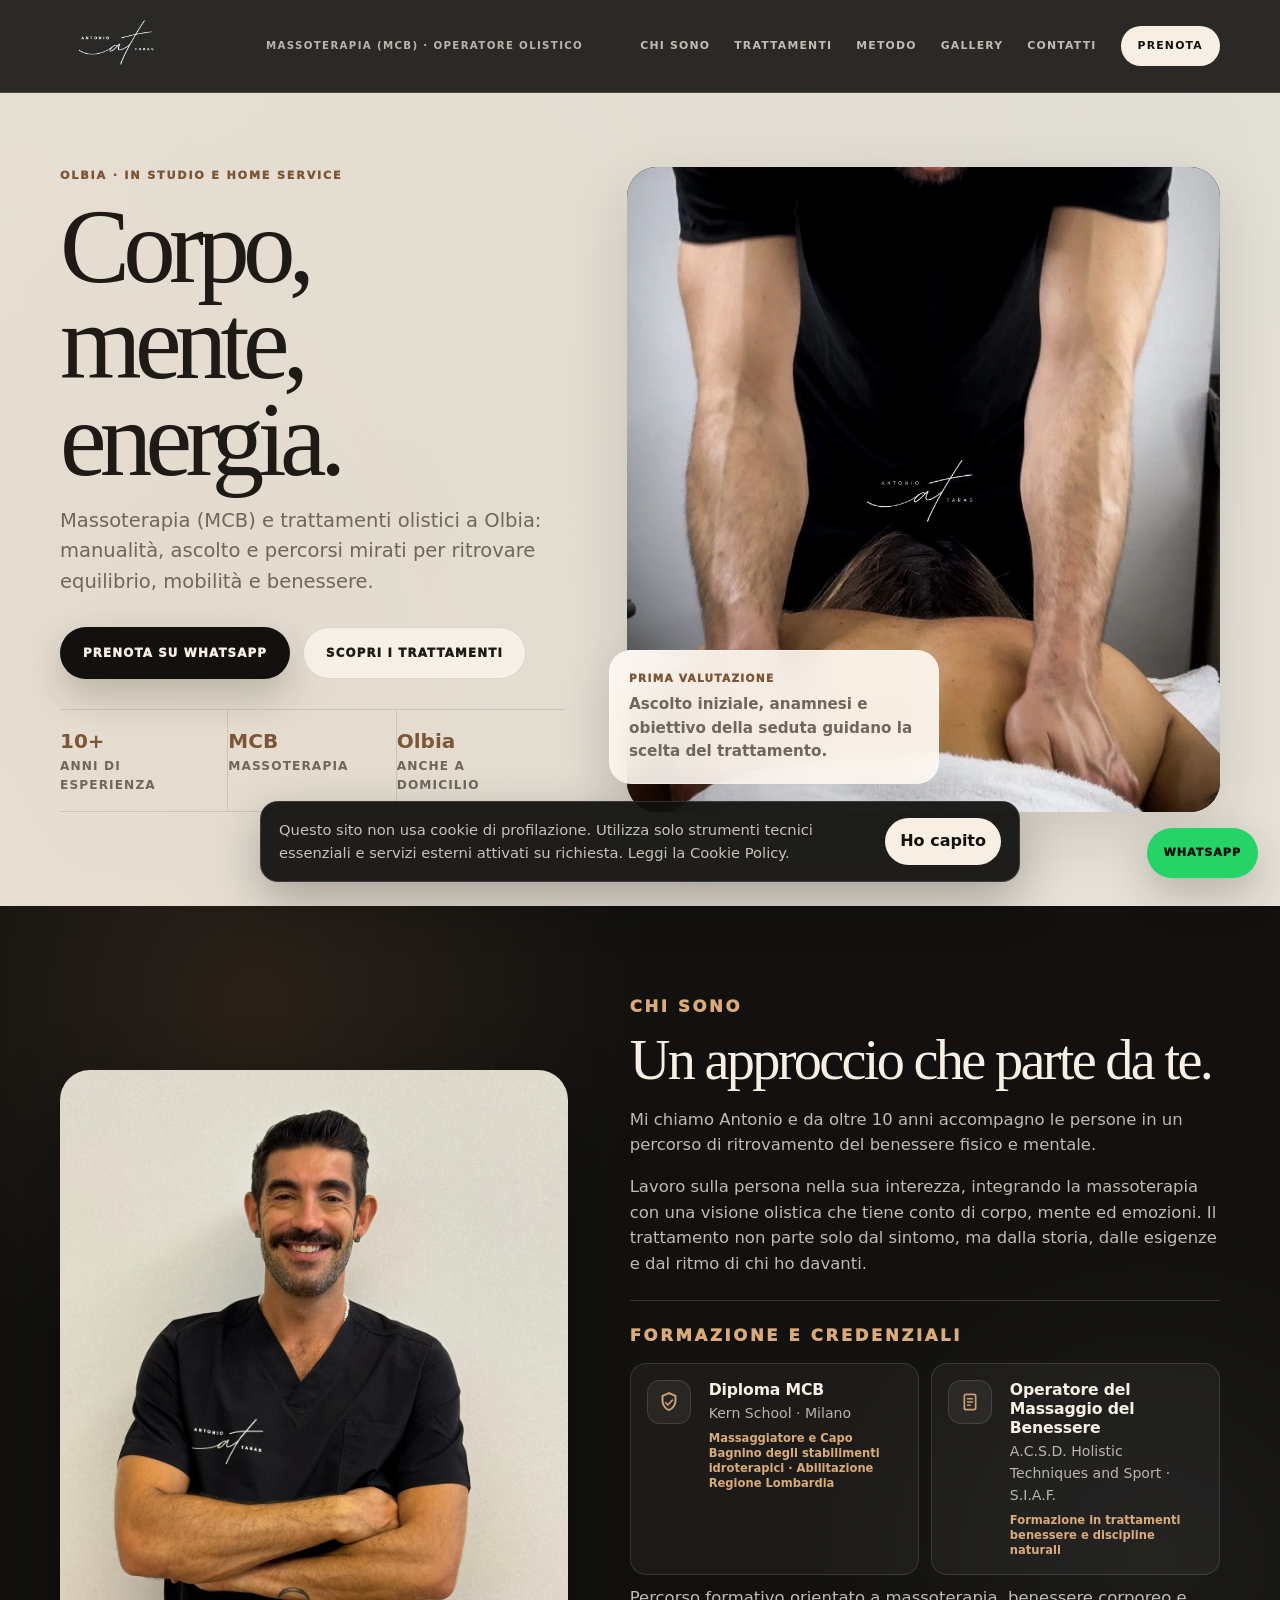
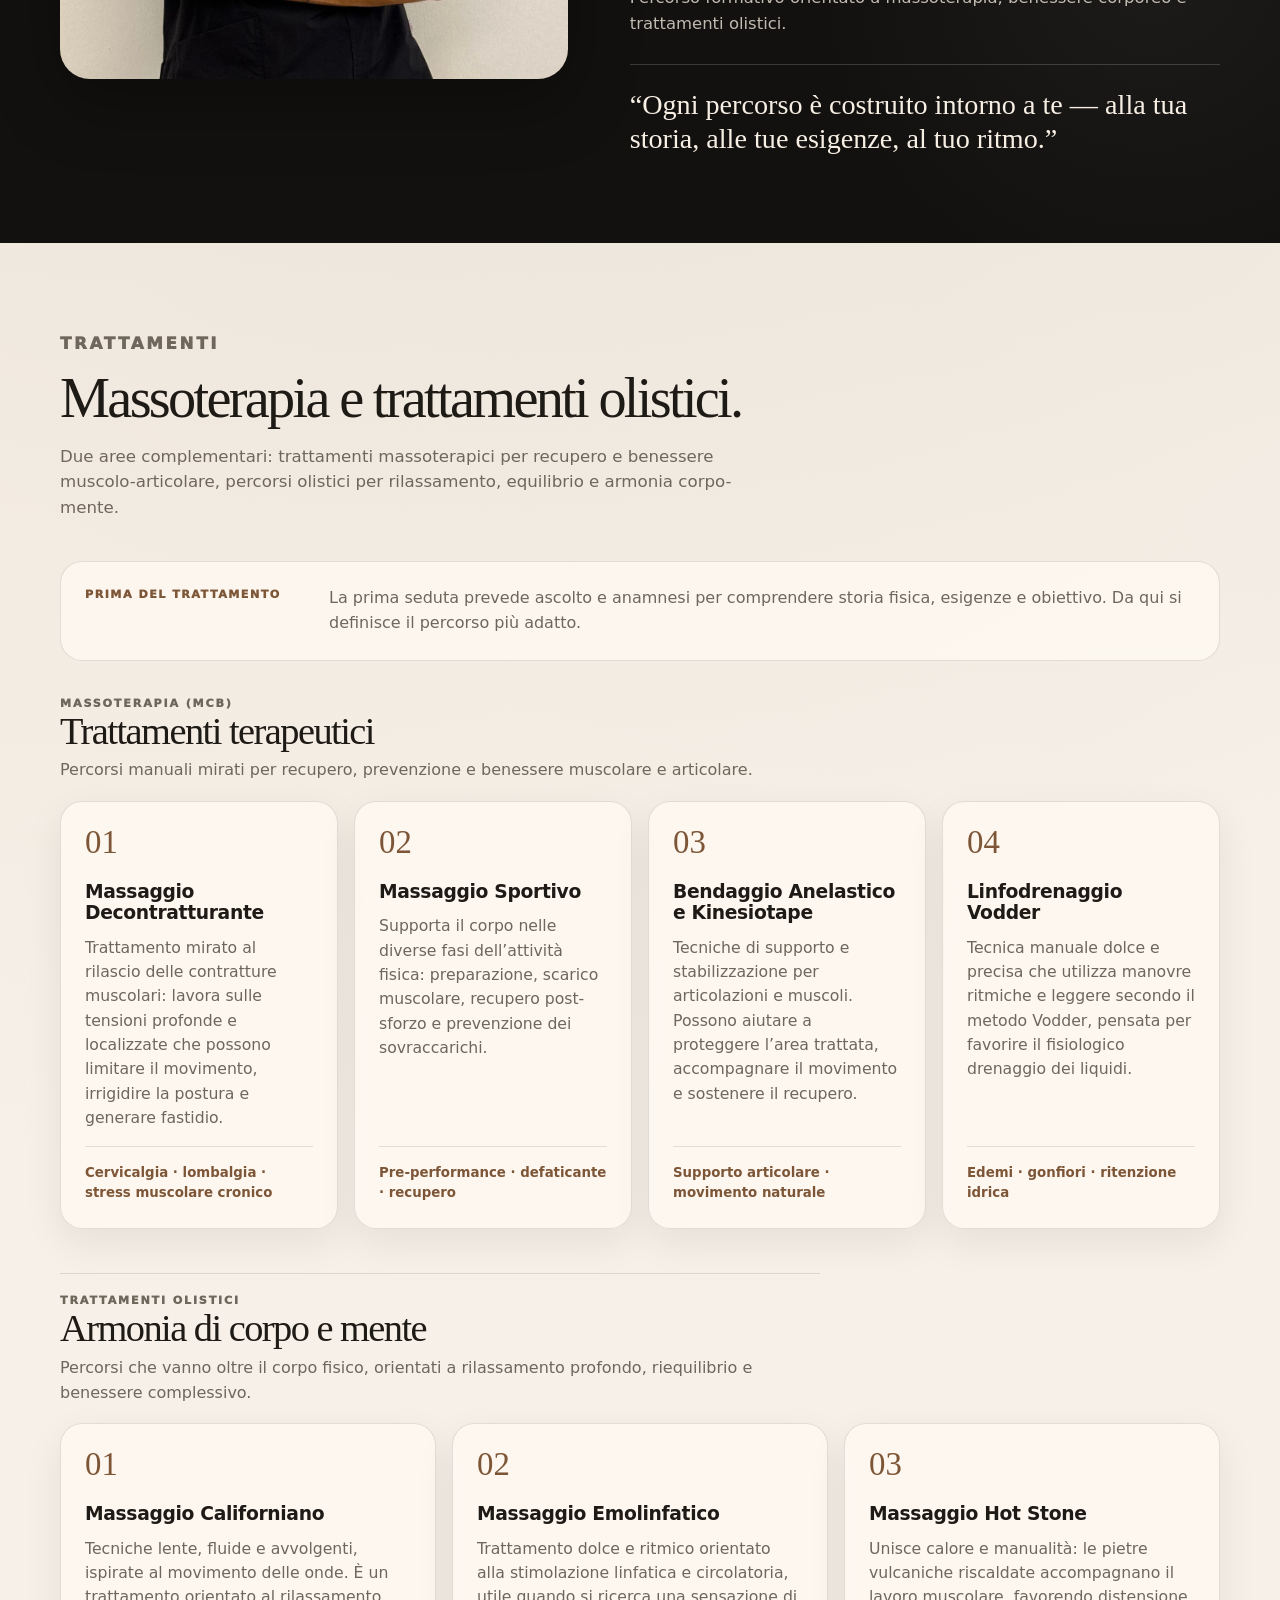
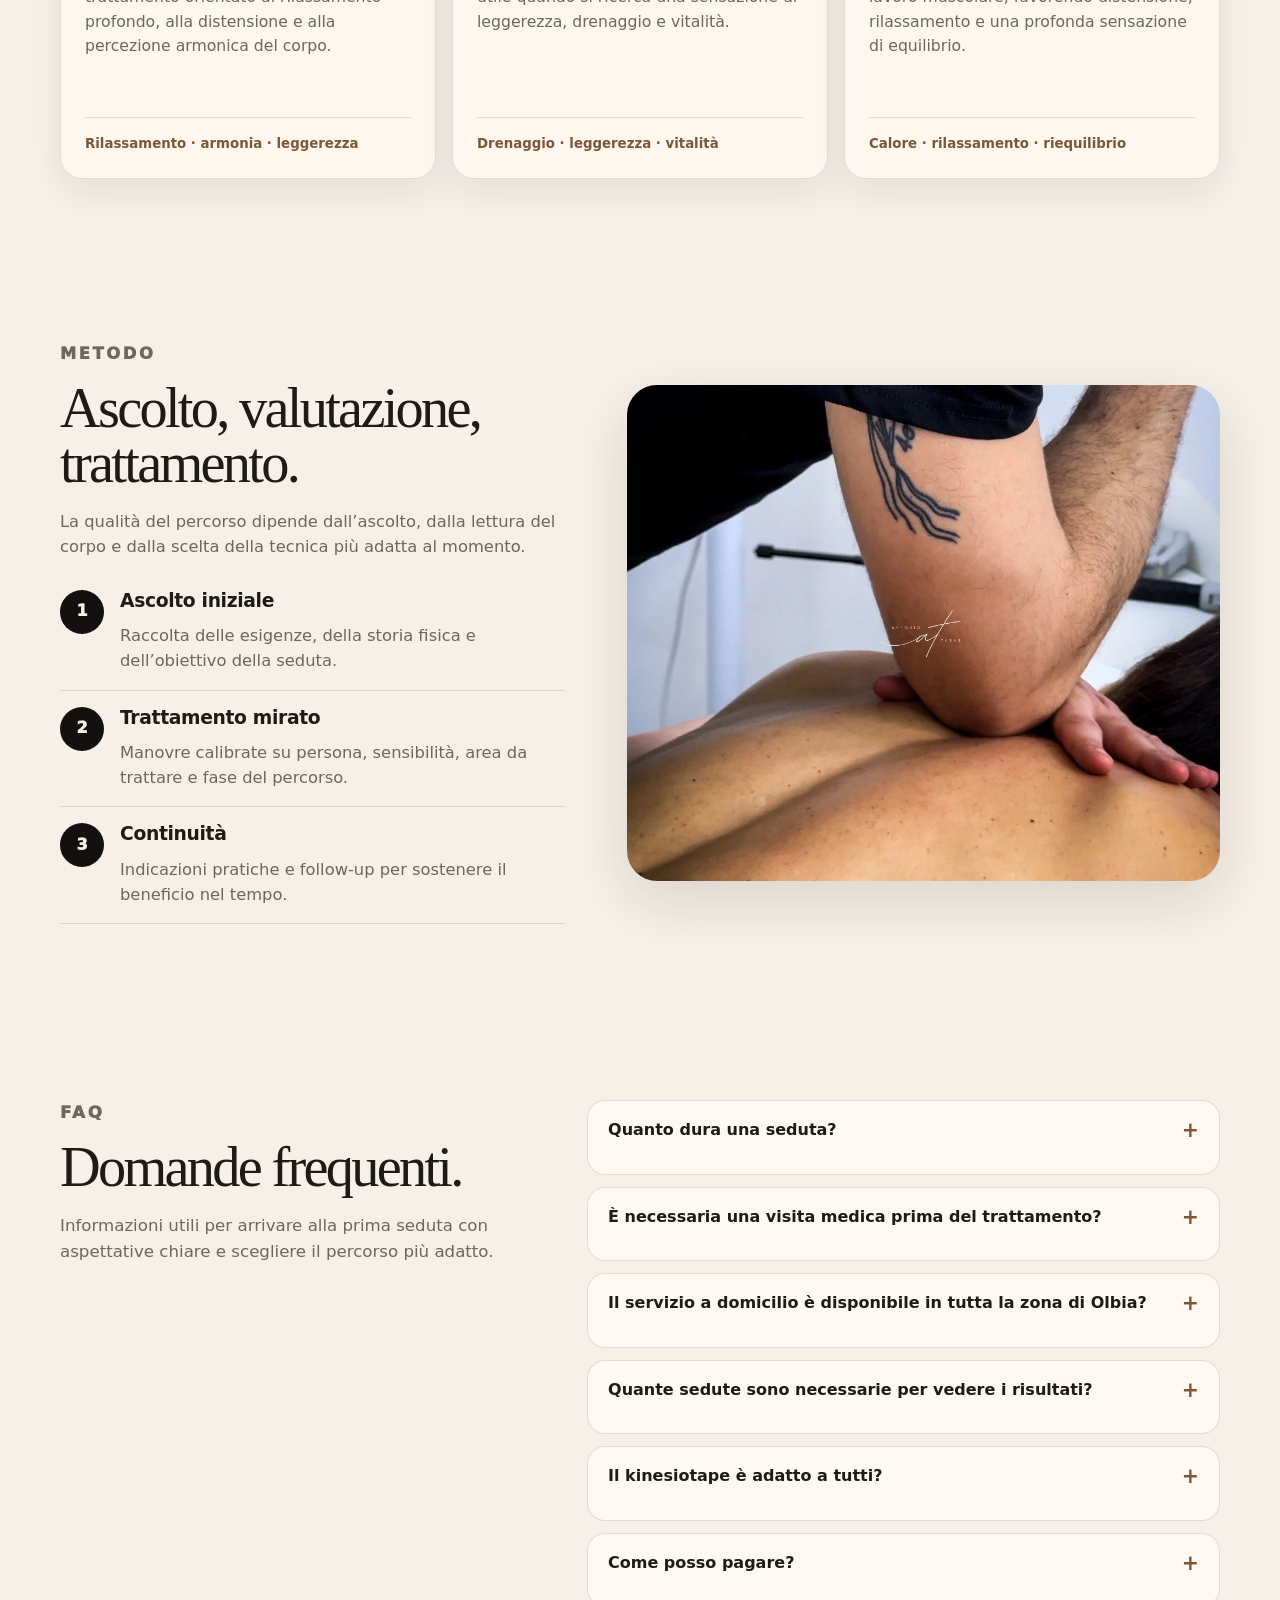
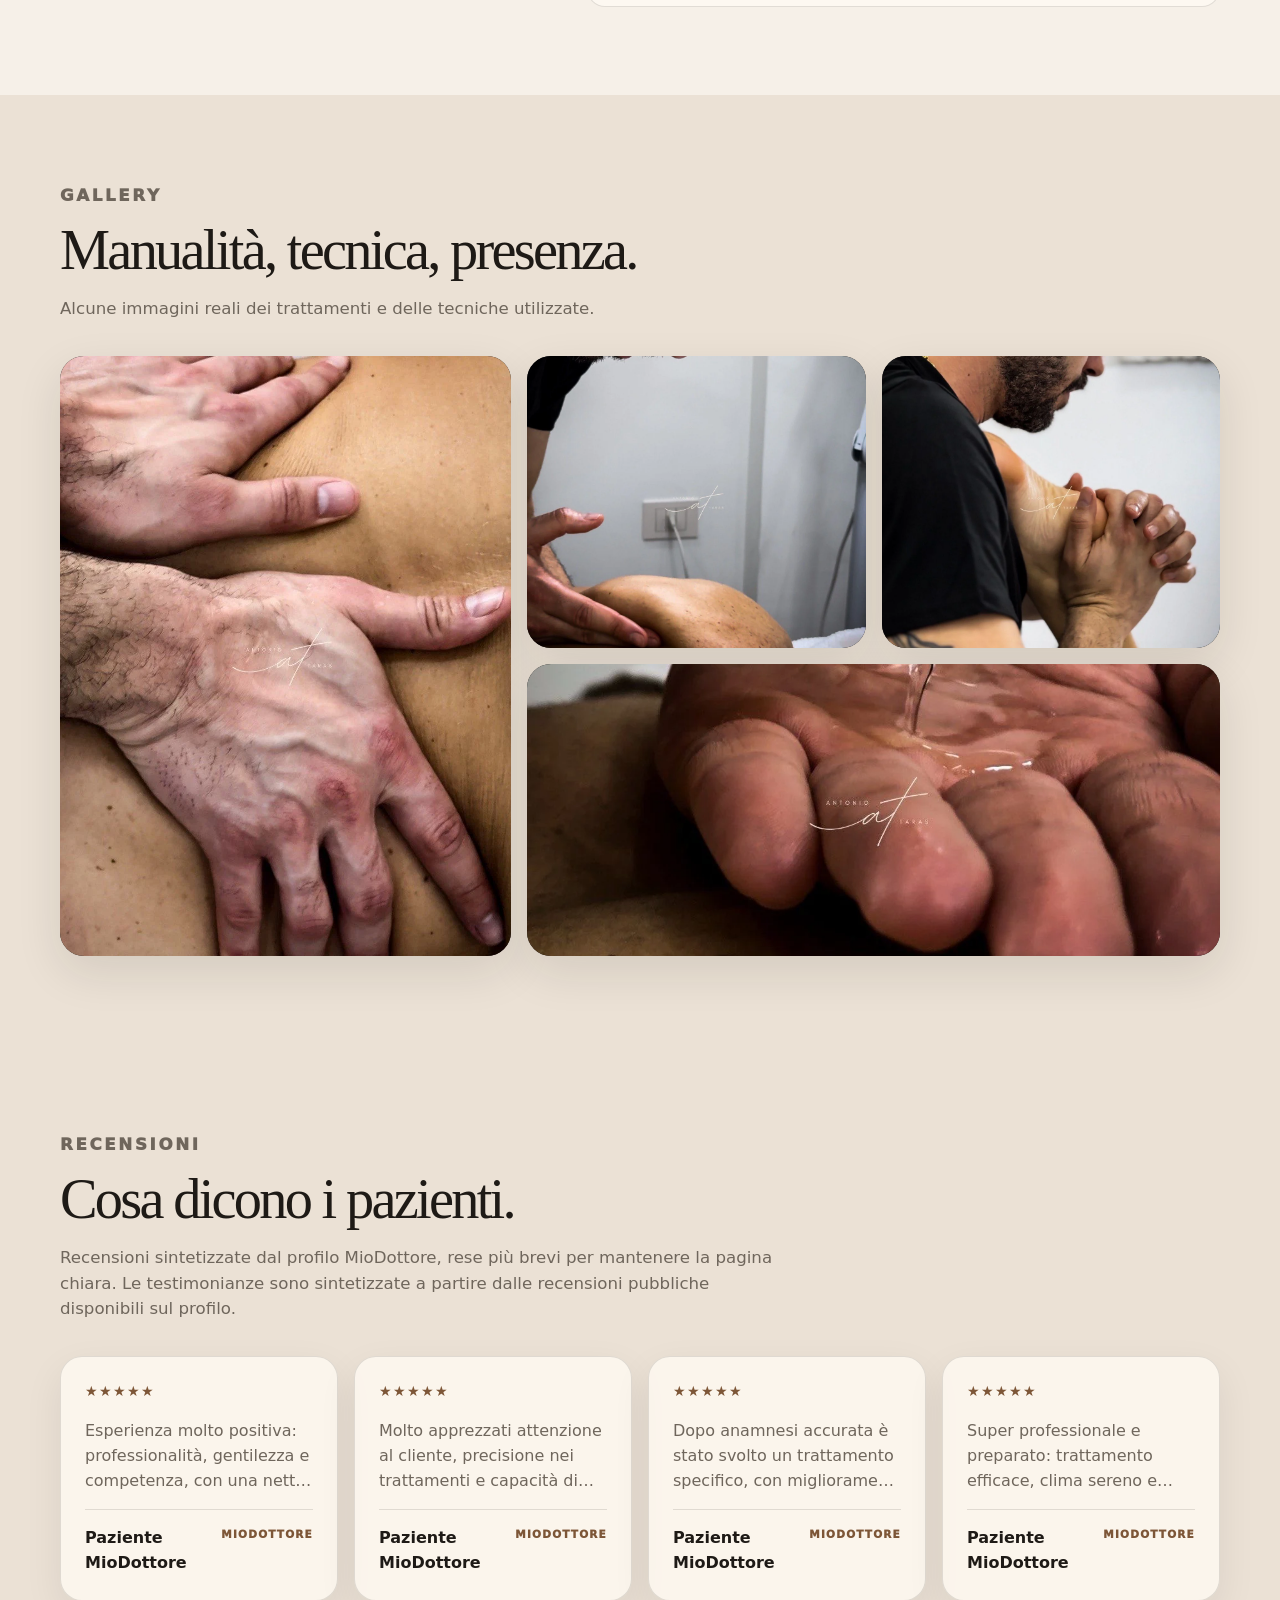
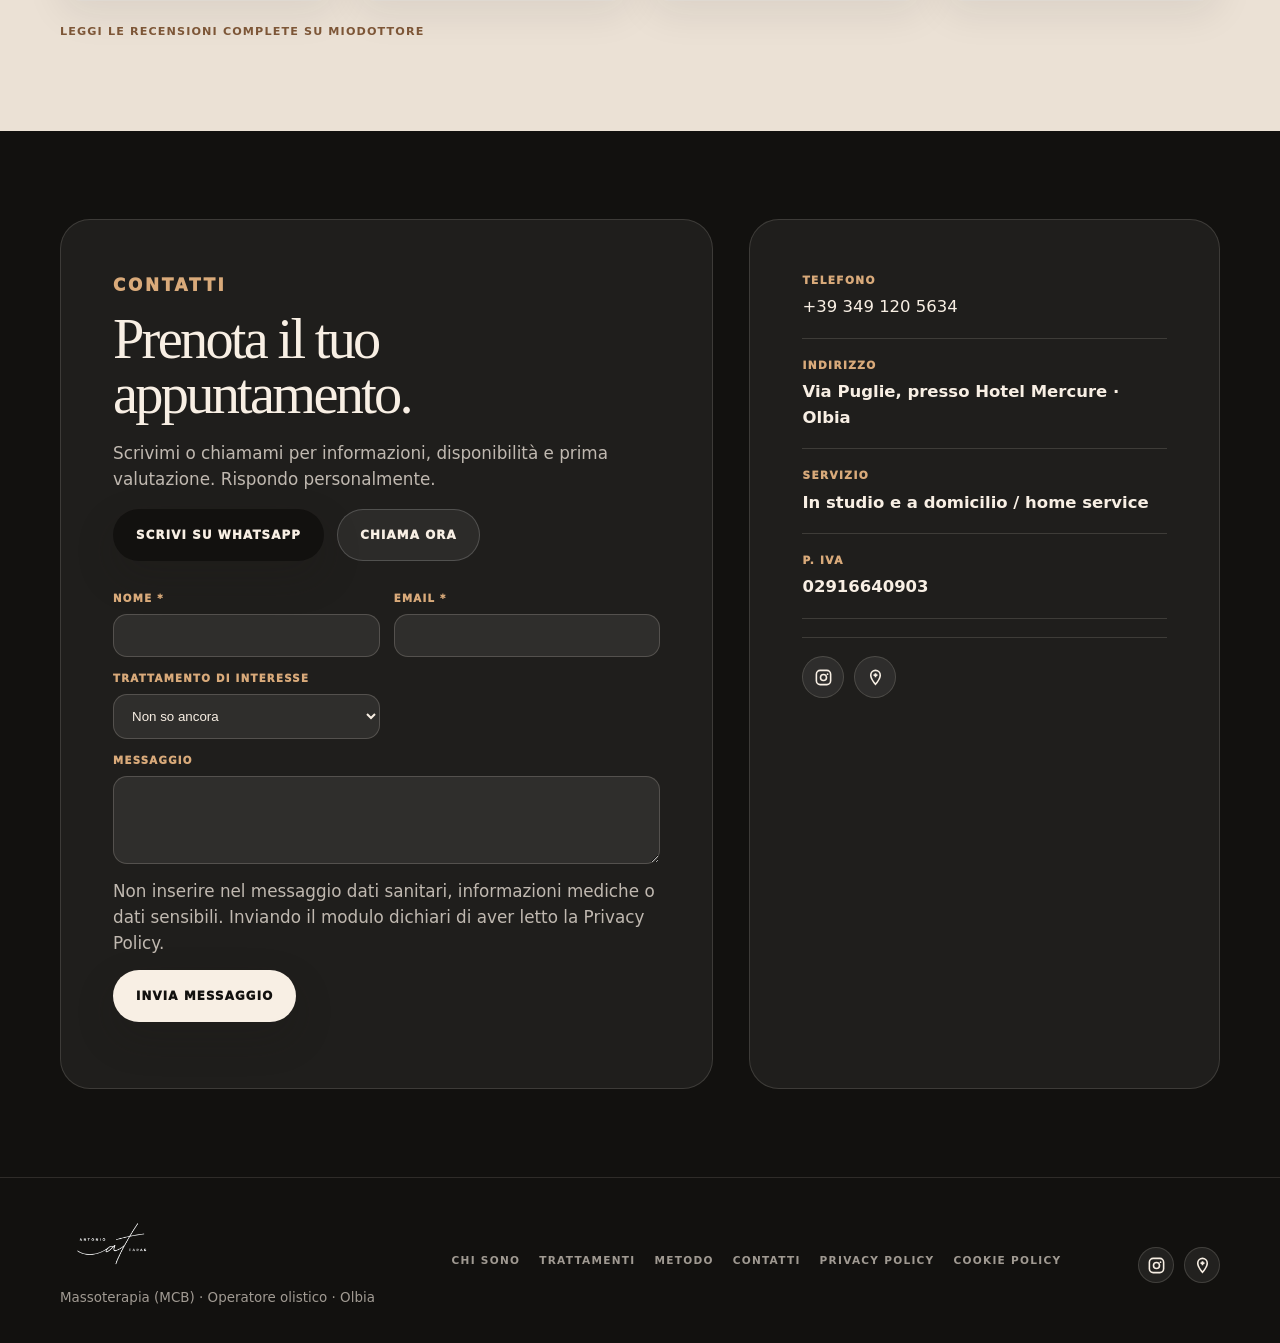
<file: index.html>
<!DOCTYPE html>
<html lang="it">
<head>
  <meta charset="UTF-8" />
  <meta name="viewport" content="width=device-width, initial-scale=1.0" />

  <title>Antonio Taras | Massoterapia (MCB) e operatore olistico a Olbia</title>
  <meta name="description" content="Antonio Taras, Massoterapia (MCB) e operatore olistico a Olbia. Trattamenti decontratturanti, sportivi, linfodrenanti, mio-fasciali, bendaggio, kinesiotape, Reiki e home service." />
  <meta name="keywords" content="Antonio Taras, massoterapia Olbia, MCB Olbia, massaggio decontratturante Olbia, massaggio sportivo Olbia, linfodrenaggio Olbia, kinesiotape Olbia, Reiki Olbia, home service Olbia" />
  <meta name="author" content="Antonio Taras" />

  <meta property="og:title" content="Antonio Taras | Corpo · Mente · Energia" />
  <meta property="og:description" content="Massoterapia (MCB) e trattamenti olistici a Olbia. Percorsi personalizzati, in studio e a domicilio." />
  <meta property="og:type" content="website" />
  <meta property="og:image" content="assets/antonio-treatment-2.webp" />

  <link rel="preload" as="image" href="assets/antonio-treatment-2.webp" />

  <link rel="canonical" href="https://danilobruschetti.github.io/antonio-taras-website/" />
  <meta name="robots" content="index, follow" />


  <script type="application/ld+json">
{
  "@context": "https://schema.org",
  "@type": [
    "LocalBusiness",
    "HealthAndBeautyBusiness"
  ],
  "@id": "https://danilobruschetti.github.io/antonio-taras-website/#business",
  "name": "Antonio Taras - Massoterapia (MCB) e Operatore Olistico",
  "description": "Massoterapia (MCB) e trattamenti olistici a Olbia: massaggio decontratturante, sportivo, linfodrenaggio Vodder, bendaggio anelastico, kinesiotape, massaggio californiano, emolinfatico e hot stone.",
  "url": "https://danilobruschetti.github.io/antonio-taras-website/",
  "telephone": "+393491205634",
  "image": "https://danilobruschetti.github.io/antonio-taras-website/assets/antonio-profile.webp",
  "logo": "https://danilobruschetti.github.io/antonio-taras-website/assets/logo-antonio-taras.webp",
  "priceRange": "€€",
  "address": {
    "@type": "PostalAddress",
    "streetAddress": "Via Puglie, presso Hotel Mercure",
    "addressLocality": "Olbia",
    "addressRegion": "Sardegna",
    "addressCountry": "IT"
  },
  "areaServed": {
    "@type": "City",
    "name": "Olbia"
  },
  "hasMap": "https://share.google/uBcjednitP68fTjkl",
  "sameAs": [
    "https://www.instagram.com/antoniotaras_massoterapia?igsh=ZXh5aWlnYzRiZzVm",
    "https://www.miodottore.it/antonio-taras/massofisioterapista/olbia",
    "https://share.google/uBcjednitP68fTjkl"
  ],
  "makesOffer": {
    "@type": "OfferCatalog",
    "name": "Trattamenti Antonio Taras",
    "itemListElement": [
      {
        "@type": "Offer",
        "itemOffered": {
          "@type": "Service",
          "name": "Massaggio Decontratturante"
        }
      },
      {
        "@type": "Offer",
        "itemOffered": {
          "@type": "Service",
          "name": "Massaggio Sportivo"
        }
      },
      {
        "@type": "Offer",
        "itemOffered": {
          "@type": "Service",
          "name": "Bendaggio Anelastico e Kinesiotape"
        }
      },
      {
        "@type": "Offer",
        "itemOffered": {
          "@type": "Service",
          "name": "Linfodrenaggio Vodder"
        }
      },
      {
        "@type": "Offer",
        "itemOffered": {
          "@type": "Service",
          "name": "Massaggio Californiano"
        }
      },
      {
        "@type": "Offer",
        "itemOffered": {
          "@type": "Service",
          "name": "Massaggio Emolinfatico"
        }
      },
      {
        "@type": "Offer",
        "itemOffered": {
          "@type": "Service",
          "name": "Massaggio Hot Stone"
        }
      }
    ]
  }
}
  </script>

  <link rel="stylesheet" href="styles.css" />
</head>

<body>
  <header class="site-header" id="top">
    <nav class="container navbar" aria-label="Navigazione principale">
      <a class="brand" href="#top" aria-label="Antonio Taras homepage">
        <img src="assets/logo-antonio-taras.webp" alt="Antonio Taras" />
        <span>Massoterapia (MCB) · Operatore olistico</span>
      </a>

      <button class="nav-toggle" type="button" aria-label="Apri menu" aria-expanded="false">
        <span></span>
        <span></span>
      </button>

      <div class="nav-links" data-nav-links>
        <a href="#chi-sono">Chi sono</a>
        <a href="#servizi">Trattamenti</a>
        <a href="#metodo">Metodo</a>
        <a href="#gallery">Gallery</a>
        <a href="#contatti">Contatti</a>
        <a class="nav-button" href="https://wa.me/393491205634?text=Ciao%20Antonio%2C%20vorrei%20prenotare%20un%20appuntamento" target="_blank" rel="noopener">Prenota</a>
      </div>
    </nav>
  </header>

  <main>
    <section class="hero section" aria-labelledby="hero-title">
      <div class="container hero-grid">
        <div class="hero-content reveal">
          <p class="eyebrow">Olbia · in studio e home service</p>
          <h1 id="hero-title">Corpo, mente, energia.</h1>
          <p class="hero-lead">
            Massoterapia (MCB) e trattamenti olistici a Olbia: manualità, ascolto
            e percorsi mirati per ritrovare equilibrio, mobilità e benessere.
          </p>

          <div class="hero-actions">
            <a class="button button-primary" href="https://wa.me/393491205634?text=Ciao%20Antonio%2C%20vorrei%20prenotare%20un%20appuntamento" target="_blank" rel="noopener">Prenota su WhatsApp</a>
            <a class="button button-secondary" href="#servizi">Scopri i trattamenti</a>
          </div>

          <div class="metrics" aria-label="Informazioni principali">
            <div>
              <strong>10+</strong>
              <span>anni di esperienza</span>
            </div>
            <div>
              <strong>MCB</strong>
              <span>massoterapia</span>
            </div>
            <div>
              <strong>Olbia</strong>
              <span>anche a domicilio</span>
            </div>
          </div>
        </div>

        <div class="hero-media reveal delay-1">
          <div class="hero-image">
            <img src="assets/antonio-treatment-2.webp" alt="Trattamento massoterapico Antonio Taras" />
          </div>
          <div class="hero-card">
            <span>Prima valutazione</span>
            <p>Ascolto iniziale, anamnesi e obiettivo della seduta guidano la scelta del trattamento.</p>
          </div>
        </div>
      </div>
    </section>

    <section class="section about-section" id="chi-sono">
      <div class="container about-grid">
        <div class="about-image reveal">
          <img src="assets/antonio-profile.webp" alt="Antonio Taras" />
        </div>

        <div class="about-copy reveal delay-1">
          <p class="eyebrow">Chi sono</p>
          <h2>Un approccio che parte da te.</h2>
          <p>
            Mi chiamo Antonio e da oltre 10 anni accompagno le persone in un percorso di
            ritrovamento del benessere fisico e mentale.
          </p>
          <p>
            Lavoro sulla persona nella sua interezza, integrando la massoterapia con una visione
            olistica che tiene conto di corpo, mente ed emozioni. Il trattamento non parte solo dal
            sintomo, ma dalla storia, dalle esigenze e dal ritmo di chi ho davanti.
          </p>

          <div class="credentials-block">
            <p class="eyebrow">Formazione e credenziali</p>

            <div class="credentials-grid">
              <article class="credential-card">
                <div class="credential-icon" aria-hidden="true">
                  <svg viewBox="0 0 24 24" focusable="false">
                    <path d="M12 2 4.5 5.2v5.3c0 4.7 3.2 9.1 7.5 10.5 4.3-1.4 7.5-5.8 7.5-10.5V5.2L12 2Zm0 2.2 5.5 2.3v4c0 3.7-2.3 7.2-5.5 8.5-3.2-1.3-5.5-4.8-5.5-8.5v-4L12 4.2Z"/>
                    <path d="m10.8 13.7 4.6-4.6 1.1 1.1-5.7 5.7-3.1-3.1 1.1-1.1 2 2Z"/>
                  </svg>
                </div>
                <div>
                  <h3>Diploma MCB</h3>
                  <p>Kern School · Milano</p>
                  <small>Massaggiatore e Capo Bagnino degli stabilimenti idroterapici · Abilitazione Regione Lombardia</small>
                </div>
              </article>

              <article class="credential-card">
                <div class="credential-icon" aria-hidden="true">
                  <svg viewBox="0 0 24 24" focusable="false">
                    <path d="M8 3.5h8A2.5 2.5 0 0 1 18.5 6v12A2.5 2.5 0 0 1 16 20.5H8A2.5 2.5 0 0 1 5.5 18V6A2.5 2.5 0 0 1 8 3.5Zm0 1.7A.8.8 0 0 0 7.2 6v12c0 .4.4.8.8.8h8c.4 0 .8-.4.8-.8V6a.8.8 0 0 0-.8-.8H8Z"/>
                    <path d="M9 8h6v1.6H9V8Zm0 3.2h6v1.6H9v-1.6Zm0 3.2h3.8V16H9v-1.6Z"/>
                  </svg>
                </div>
                <div>
                  <h3>Operatore del Massaggio del Benessere</h3>
                  <p>A.C.S.D. Holistic Techniques and Sport · S.I.A.F.</p>
                  <small>Formazione in trattamenti benessere e discipline naturali</small>
                </div>
              </article>
            </div>

            <p class="credentials-note">
              Percorso formativo orientato a massoterapia, benessere corporeo e trattamenti olistici.
            </p>
          </div>

<blockquote>
            “Ogni percorso è costruito intorno a te — alla tua storia, alle tue esigenze, al tuo ritmo.”
          </blockquote>
        </div>
      </div>
    </section>
<section class="section services-section" id="servizi">
      <div class="container">
        <div class="section-head reveal">
          <p class="eyebrow">Trattamenti</p>
          <h2>Massoterapia e trattamenti olistici.</h2>
          <p>
            Due aree complementari: trattamenti massoterapici per recupero e benessere muscolo-articolare,
            percorsi olistici per rilassamento, equilibrio e armonia corpo-mente.
          </p>
        </div>

        <div class="notice reveal">
          <span>Prima del trattamento</span>
          <p>
            La prima seduta prevede ascolto e anamnesi per comprendere storia fisica, esigenze e obiettivo. Da qui si definisce il percorso più adatto.
          </p>
        </div>

        <div class="treatment-category reveal">
          <p class="eyebrow">Massoterapia (MCB)</p>
          <h3>Trattamenti terapeutici</h3>
          <p>Percorsi manuali mirati per recupero, prevenzione e benessere muscolare e articolare.</p>
        </div>

        <div class="service-grid service-grid-four">
          <article class="service-card reveal">
            <span class="service-number">01</span>
            <h3>Massaggio Decontratturante</h3>
            <p>
              Trattamento mirato al rilascio delle contratture muscolari: lavora sulle tensioni profonde e localizzate
              che possono limitare il movimento, irrigidire la postura e generare fastidio.
            </p>
            <small>Cervicalgia · lombalgia · stress muscolare cronico</small>
          </article>

          <article class="service-card reveal delay-1">
            <span class="service-number">02</span>
            <h3>Massaggio Sportivo</h3>
            <p>
              Supporta il corpo nelle diverse fasi dell’attività fisica: preparazione, scarico muscolare,
              recupero post-sforzo e prevenzione dei sovraccarichi.
            </p>
            <small>Pre-performance · defaticante · recupero</small>
          </article>

          <article class="service-card reveal delay-2">
            <span class="service-number">03</span>
            <h3>Bendaggio Anelastico e Kinesiotape</h3>
            <p>
              Tecniche di supporto e stabilizzazione per articolazioni e muscoli. Possono aiutare a proteggere
              l’area trattata, accompagnare il movimento e sostenere il recupero.
            </p>
            <small>Supporto articolare · movimento naturale</small>
          </article>

          <article class="service-card reveal">
            <span class="service-number">04</span>
            <h3>Linfodrenaggio Vodder</h3>
            <p>
              Tecnica manuale dolce e precisa che utilizza manovre ritmiche e leggere secondo il metodo Vodder,
              pensata per favorire il fisiologico drenaggio dei liquidi.
            </p>
            <small>Edemi · gonfiori · ritenzione idrica</small>
          </article>
        </div>

        <div class="treatment-category olistic-category reveal">
          <p class="eyebrow">Trattamenti olistici</p>
          <h3>Armonia di corpo e mente</h3>
          <p>
            Percorsi che vanno oltre il corpo fisico, orientati a rilassamento profondo,
            riequilibrio e benessere complessivo.
          </p>
        </div>

        <div class="service-grid">
          <article class="service-card reveal">
            <span class="service-number">01</span>
            <h3>Massaggio Californiano</h3>
            <p>
              Tecniche lente, fluide e avvolgenti, ispirate al movimento delle onde. È un trattamento orientato
              al rilassamento profondo, alla distensione e alla percezione armonica del corpo.
            </p>
            <small>Rilassamento · armonia · leggerezza</small>
          </article>

          <article class="service-card reveal delay-1">
            <span class="service-number">02</span>
            <h3>Massaggio Emolinfatico</h3>
            <p>
              Trattamento dolce e ritmico orientato alla stimolazione linfatica e circolatoria,
              utile quando si ricerca una sensazione di leggerezza, drenaggio e vitalità.
            </p>
            <small>Drenaggio · leggerezza · vitalità</small>
          </article>

          <article class="service-card reveal delay-2">
            <span class="service-number">03</span>
            <h3>Massaggio Hot Stone</h3>
            <p>
              Unisce calore e manualità: le pietre vulcaniche riscaldate accompagnano il lavoro muscolare,
              favorendo distensione, rilassamento e una profonda sensazione di equilibrio.
            </p>
            <small>Calore · rilassamento · riequilibrio</small>
          </article>
        </div>
      </div>
    </section>

<section class="section method-section" id="metodo">
      <div class="container method-grid">
        <div class="method-copy reveal">
          <p class="eyebrow">Metodo</p>
          <h2>Ascolto, valutazione, trattamento.</h2>
          <p>
            La qualità del percorso dipende dall’ascolto, dalla lettura del corpo e dalla scelta
            della tecnica più adatta al momento.
          </p>

          <div class="steps">
            <div class="step">
              <span>1</span>
              <div>
                <h3>Ascolto iniziale</h3>
                <p>Raccolta delle esigenze, della storia fisica e dell’obiettivo della seduta.</p>
              </div>
            </div>
            <div class="step">
              <span>2</span>
              <div>
                <h3>Trattamento mirato</h3>
                <p>Manovre calibrate su persona, sensibilità, area da trattare e fase del percorso.</p>
              </div>
            </div>
            <div class="step">
              <span>3</span>
              <div>
                <h3>Continuità</h3>
                <p>Indicazioni pratiche e follow-up per sostenere il beneficio nel tempo.</p>
              </div>
            </div>
          </div>
        </div>

        <div class="method-media reveal delay-1">
          <img src="assets/antonio-treatment-6.webp" alt="Massaggio schiena trattamento decontratturante" />
        </div>
      </div>
    </section>

    <!-- FAQ -->
    <section class="section faq-section" id="faq">
      <div class="container faq-grid">
        <div class="section-head compact reveal">
          <p class="eyebrow">FAQ</p>
          <h2>Domande frequenti.</h2>
          <p>
            Informazioni utili per arrivare alla prima seduta con aspettative chiare e scegliere il percorso più adatto.
          </p>
        </div>

        <div class="faq-list reveal delay-1" data-faq>
          <button class="faq-item" type="button">
            <span>Quanto dura una seduta?</span>
            <strong>+</strong>
            <p>In genere una seduta dura tra 45 e 60 minuti. La durata può variare in base al trattamento, alla valutazione iniziale e all’obiettivo della persona.</p>
          </button>

          <button class="faq-item" type="button">
            <span>È necessaria una visita medica prima del trattamento?</span>
            <strong>+</strong>
            <p>Non sempre. In presenza di traumi recenti, patologie, interventi chirurgici, gravidanza o dolore importante è consigliato confrontarsi prima con il proprio medico.</p>
          </button>

          <button class="faq-item" type="button">
            <span>Il servizio a domicilio è disponibile in tutta la zona di Olbia?</span>
            <strong>+</strong>
            <p>Il servizio a domicilio è disponibile su richiesta a Olbia e zone limitrofe, in base alla disponibilità e alla distanza. La conferma viene data al momento della prenotazione.</p>
          </button>

          <button class="faq-item" type="button">
            <span>Quante sedute sono necessarie per vedere i risultati?</span>
            <strong>+</strong>
            <p>Dipende dalla situazione di partenza. Alcune persone percepiscono beneficio già dalla prima seduta; nei casi più strutturati è utile programmare un percorso progressivo.</p>
          </button>

          <button class="faq-item" type="button">
            <span>Il kinesiotape è adatto a tutti?</span>
            <strong>+</strong>
            <p>Il kinesiotape è generalmente ben tollerato, ma va evitato o valutato con attenzione in caso di irritazioni cutanee, allergie agli adesivi, ferite o condizioni specifiche della pelle.</p>
          </button>

          <button class="faq-item" type="button">
            <span>Come posso pagare?</span>
            <strong>+</strong>
            <p>Le modalità di pagamento vengono confermate al momento della prenotazione. Per informazioni aggiornate è possibile scrivere direttamente su WhatsApp.</p>
          </button>
        </div>
      </div>
    </section>

<section class="section gallery-section" id="gallery">
      <div class="container">
        <div class="section-head compact reveal">
          <p class="eyebrow">Gallery</p>
          <h2>Manualità, tecnica, presenza.</h2>
          <p>Alcune immagini reali dei trattamenti e delle tecniche utilizzate.</p>
        </div>

        <div class="gallery-grid">
          <figure class="gallery-item large reveal">
            <img src="assets/antonio-treatment-3.webp" alt="Manovra manuale massoterapica" />
          </figure>
          <figure class="gallery-item reveal delay-1">
            <img src="assets/antonio-treatment-4.webp" alt="Trattamento manuale su schiena" />
          </figure>
          <figure class="gallery-item reveal delay-2">
            <img src="assets/antonio-treatment-5.webp" alt="Trattamento manuale su piede" />
          </figure>
          <figure class="gallery-item wide reveal">
            <img src="assets/antonio-treatment-7.webp" alt="Olio per trattamento massoterapico" />
          </figure>
        </div>
      </div>
    </section>
<!-- RECENSIONI -->
    <section class="section reviews-section" id="recensioni">
      <div class="container">
        <div class="section-head compact reveal">
          <p class="eyebrow">Recensioni</p>
          <h2>Cosa dicono i pazienti.</h2>
          <p>
            Recensioni sintetizzate dal profilo MioDottore, rese più brevi per mantenere la pagina chiara.
            Le testimonianze sono sintetizzate a partire dalle recensioni pubbliche disponibili sul profilo.
          </p>
        </div>

        <div class="reviews-grid">
          <article class="review-card reveal">
            <div class="stars" aria-label="Valutazione 5 su 5">★★★★★</div>
            <p>Esperienza molto positiva: professionalità, gentilezza e competenza, con una netta sensazione di benessere dopo il trattamento.</p>
            <footer>
              <strong>Paziente MioDottore</strong>
              <span>MioDottore</span>
            </footer>
          </article>

          <article class="review-card reveal delay-1">
            <div class="stars" aria-label="Valutazione 5 su 5">★★★★★</div>
            <p>Molto apprezzati attenzione al cliente, precisione nei trattamenti e capacità di mettere la persona a proprio agio.</p>
            <footer>
              <strong>Paziente MioDottore</strong>
              <span>MioDottore</span>
            </footer>
          </article>

          <article class="review-card reveal delay-2">
            <div class="stars" aria-label="Valutazione 5 su 5">★★★★★</div>
            <p>Dopo anamnesi accurata è stato svolto un trattamento specifico, con miglioramenti percepiti già dalle prime sedute.</p>
            <footer>
              <strong>Paziente MioDottore</strong>
              <span>MioDottore</span>
            </footer>
          </article>

          <article class="review-card reveal">
            <div class="stars" aria-label="Valutazione 5 su 5">★★★★★</div>
            <p>Super professionale e preparato: trattamento efficace, clima sereno e grande passione per il proprio lavoro.</p>
            <footer>
              <strong>Paziente MioDottore</strong>
              <span>MioDottore</span>
            </footer>
          </article>
        </div>

        <a class="reviews-source" href="https://www.miodottore.it/antonio-taras/massofisioterapista/olbia" target="_blank" rel="noopener noreferrer">
          Leggi le recensioni complete su MioDottore
        </a>
      </div>
    </section>

    <section class="section final-section" id="contatti">
      <div class="container final-grid">
        <div class="final-copy reveal">
          <p class="eyebrow">Contatti</p>
          <h2>Prenota il tuo appuntamento.</h2>
          <p>
            Scrivimi o chiamami per informazioni, disponibilità e prima valutazione. Rispondo personalmente.
          </p>

          <div class="hero-actions">
            <a class="button button-primary" href="https://wa.me/393491205634?text=Ciao%20Antonio%2C%20vorrei%20prenotare%20un%20appuntamento" target="_blank" rel="noopener">Scrivi su WhatsApp</a>
            <a class="button button-secondary dark" href="tel:+393491205634">Chiama ora</a>
          </div>
          <!-- FORM CONTATTO -->
          <form class="contact-form" action="https://formspree.io/f/xnjrpneg" method="POST" data-contact-form>
            
            <div class="form-row"><label for="nome">Nome *</label><input id="nome" name="nome" type="text" autocomplete="name" required /></div>
            <div class="form-row"><label for="email">Email *</label><input id="email" name="email" type="email" autocomplete="email" required /></div>
            <div class="form-row"><label for="trattamento">Trattamento di interesse</label><select id="trattamento" name="trattamento"><option value="Non so ancora">Non so ancora</option><option value="Massaggio Decontratturante">Massaggio Decontratturante</option><option value="Massaggio Sportivo">Massaggio Sportivo</option><option value="Bendaggio e Kinesiotape">Bendaggio e Kinesiotape</option><option value="Linfodrenaggio Vodder">Linfodrenaggio Vodder</option><option value="Massaggio Californiano">Massaggio Californiano</option><option value="Massaggio Hot Stone">Massaggio Hot Stone</option></select></div>
            <div class="form-row full"><label for="messaggio">Messaggio</label><textarea id="messaggio" name="messaggio" rows="4" aria-describedby="privacy-note"></textarea></div>
            <p class="form-message" id="privacy-note">Non inserire nel messaggio dati sanitari, informazioni mediche o dati sensibili. Inviando il modulo dichiari di aver letto la <a href="privacy.html">Privacy Policy</a>.</p>
            <button class="button button-primary form-submit" type="submit">Invia messaggio</button>
            <p class="form-message" data-form-message aria-live="polite"></p>
          </form>

        </div>

        <div class="contact-panel reveal delay-1">
          <div>
            <span>Telefono</span>
            <a href="tel:+393491205634">+39 349 120 5634</a>
          </div>
          <div>
            <span>Indirizzo</span>
            <strong>Via Puglie, presso Hotel Mercure · Olbia</strong>
          </div>
          <div>
            <span>Servizio</span>
            <strong>In studio e a domicilio / home service</strong>
          </div>
          <div>
            <span>P. IVA</span>
            <strong>02916640903</strong>
          </div>

            <div class="social-links contact-social" aria-label="Link Antonio Taras">
              <a href="https://www.instagram.com/antoniotaras_massoterapia?igsh=ZXh5aWlnYzRiZzVm" target="_blank" rel="noopener noreferrer" aria-label="Instagram">
                <svg viewBox="0 0 24 24" aria-hidden="true"><path d="M7.8 2h8.4A5.8 5.8 0 0 1 22 7.8v8.4A5.8 5.8 0 0 1 16.2 22H7.8A5.8 5.8 0 0 1 2 16.2V7.8A5.8 5.8 0 0 1 7.8 2Zm0 2A3.8 3.8 0 0 0 4 7.8v8.4A3.8 3.8 0 0 0 7.8 20h8.4a3.8 3.8 0 0 0 3.8-3.8V7.8A3.8 3.8 0 0 0 16.2 4H7.8Zm4.2 3.2A4.8 4.8 0 1 1 7.2 12 4.8 4.8 0 0 1 12 7.2Zm0 2A2.8 2.8 0 1 0 14.8 12 2.8 2.8 0 0 0 12 9.2ZM17.1 6.7a1.1 1.1 0 1 1-1.1 1.1 1.1 1.1 0 0 1 1.1-1.1Z"/></svg>
              </a>
              <a href="https://www.miodottore.it/antonio-taras/massofisioterapista/olbia" target="_blank" rel="noopener noreferrer" aria-label="MioDottore">
                <svg viewBox="0 0 24 24" aria-hidden="true"><path d="M12 2a7 7 0 0 0-7 7c0 5.3 7 13 7 13s7-7.7 7-13a7 7 0 0 0-7-7Zm0 17.1C9.9 16.5 7 12.1 7 9a5 5 0 0 1 10 0c0 3.1-2.9 7.5-5 10.1ZM14.5 8h-1.4V6.6h-2.2V8H9.5v2.2h1.4v1.4h2.2v-1.4h1.4V8Z"/></svg>
              </a>
            </div>
        </div>
      </div>
    </section>
  </main>

  <a class="whatsapp-float" href="https://wa.me/393491205634?text=Ciao%20Antonio%2C%20vorrei%20prenotare%20un%20appuntamento" target="_blank" rel="noopener" aria-label="Contatta Antonio su WhatsApp">
    WhatsApp
  </a>

  <footer class="footer">
    <div class="container footer-inner">
      <div>
        <img src="assets/logo-antonio-taras.webp" alt="Antonio Taras" />
        <p>Massoterapia (MCB) · Operatore olistico · Olbia</p>
      </div>
      <nav aria-label="Link footer">
        <a href="#chi-sono">Chi sono</a>
        <a href="#servizi">Trattamenti</a>
        <a href="#metodo">Metodo</a>
        <a href="#contatti">Contatti</a>
        <a href="privacy.html">Privacy Policy</a>
        <a href="cookie.html">Cookie Policy</a>
      </nav>

            <div class="social-links footer-social" aria-label="Link footer Antonio Taras">
              <a href="https://www.instagram.com/antoniotaras_massoterapia?igsh=ZXh5aWlnYzRiZzVm" target="_blank" rel="noopener noreferrer" aria-label="Instagram">
                <svg viewBox="0 0 24 24" aria-hidden="true"><path d="M7.8 2h8.4A5.8 5.8 0 0 1 22 7.8v8.4A5.8 5.8 0 0 1 16.2 22H7.8A5.8 5.8 0 0 1 2 16.2V7.8A5.8 5.8 0 0 1 7.8 2Zm0 2A3.8 3.8 0 0 0 4 7.8v8.4A3.8 3.8 0 0 0 7.8 20h8.4a3.8 3.8 0 0 0 3.8-3.8V7.8A3.8 3.8 0 0 0 16.2 4H7.8Zm4.2 3.2A4.8 4.8 0 1 1 7.2 12 4.8 4.8 0 0 1 12 7.2Zm0 2A2.8 2.8 0 1 0 14.8 12 2.8 2.8 0 0 0 12 9.2ZM17.1 6.7a1.1 1.1 0 1 1-1.1 1.1 1.1 1.1 0 0 1 1.1-1.1Z"/></svg>
              </a>
              <a href="https://www.miodottore.it/antonio-taras/massofisioterapista/olbia" target="_blank" rel="noopener noreferrer" aria-label="MioDottore">
                <svg viewBox="0 0 24 24" aria-hidden="true"><path d="M12 2a7 7 0 0 0-7 7c0 5.3 7 13 7 13s7-7.7 7-13a7 7 0 0 0-7-7Zm0 17.1C9.9 16.5 7 12.1 7 9a5 5 0 0 1 10 0c0 3.1-2.9 7.5-5 10.1ZM14.5 8h-1.4V6.6h-2.2V8H9.5v2.2h1.4v1.4h2.2v-1.4h1.4V8Z"/></svg>
              </a>
            </div>
    </div>
  </footer>


  <!-- COOKIE BANNER -->
  <div class="cookie-banner" data-cookie-banner role="dialog" aria-live="polite" aria-label="Informativa cookie"><p>Questo sito non usa cookie di profilazione. Utilizza solo strumenti tecnici essenziali e servizi esterni attivati su richiesta. Leggi la <a href="cookie.html">Cookie Policy</a>.</p><button type="button" data-cookie-accept>Ho capito</button></div>
<script src="script.js"></script>
</body>
</html>
</file>
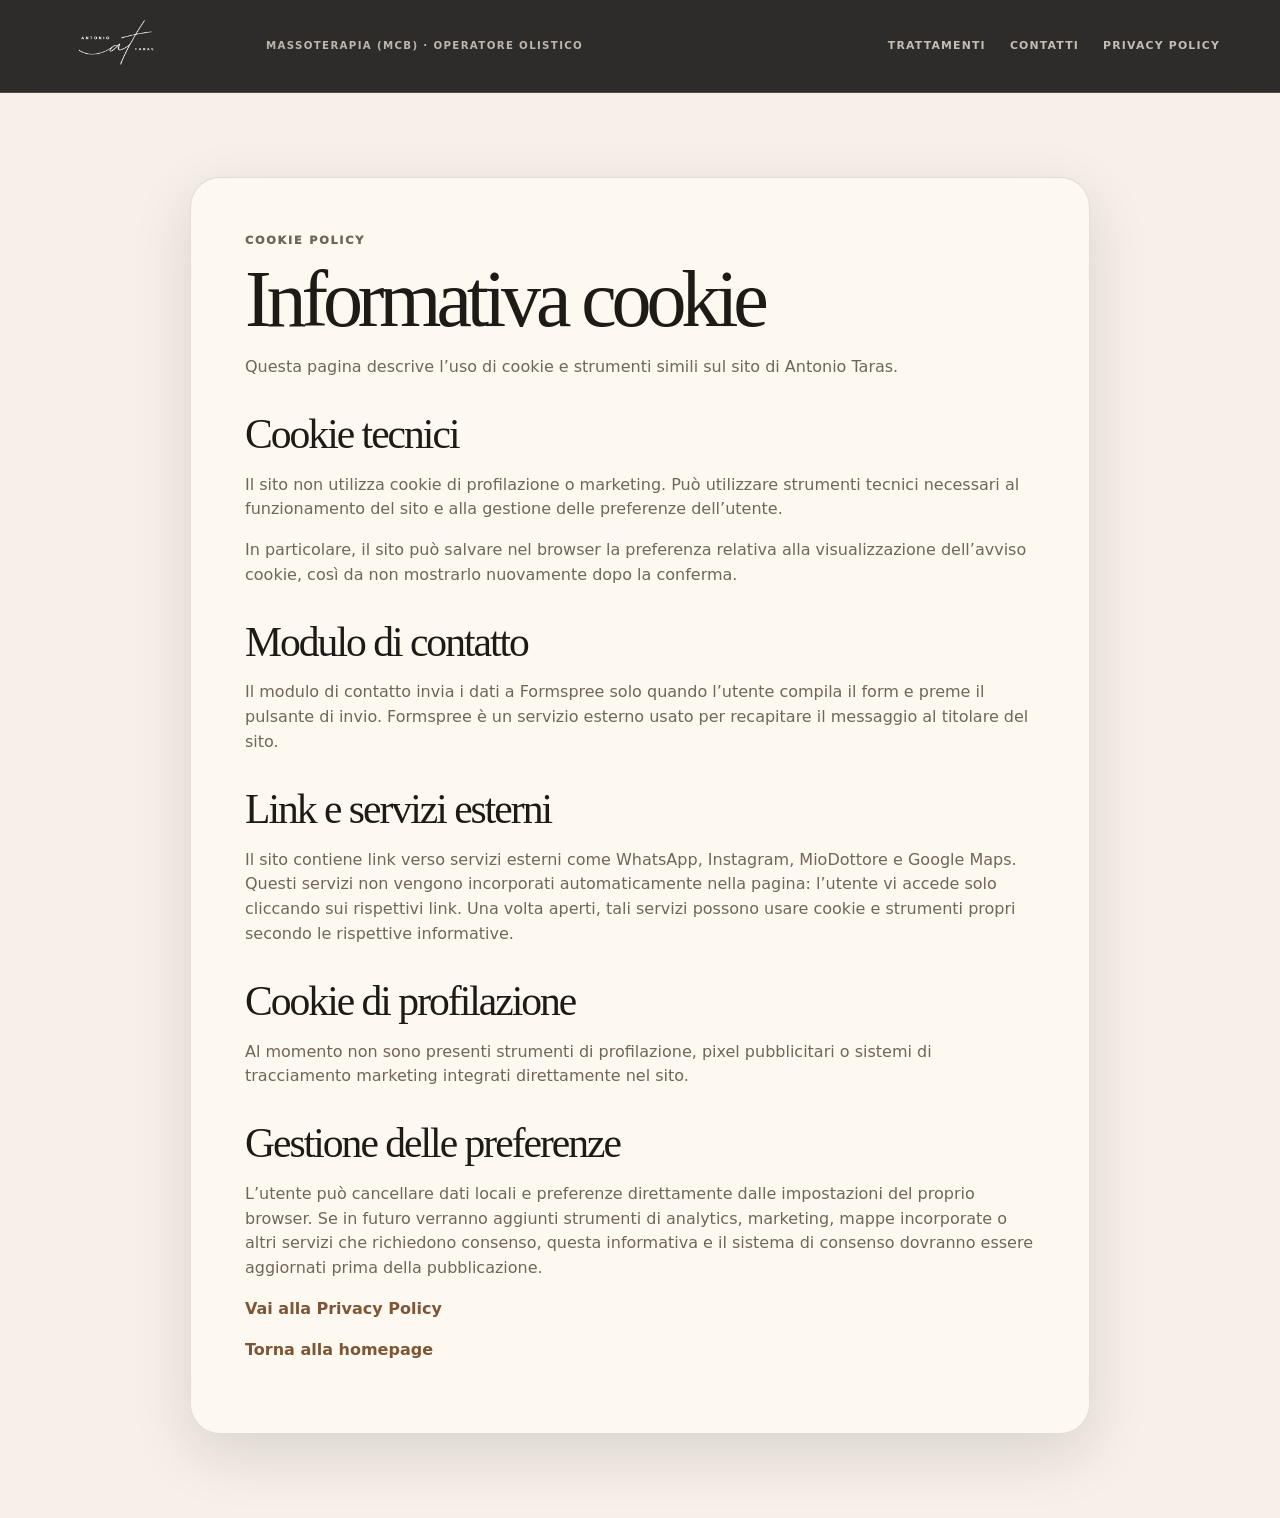
<file: cookie.html>
<!DOCTYPE html>
<html lang="it">
<head>
  <meta charset="UTF-8" />
  <meta name="viewport" content="width=device-width, initial-scale=1.0" />
  <title>Cookie Policy | Antonio Taras</title>
  <meta name="description" content="Cookie Policy del sito Antonio Taras - Massoterapia (MCB) e operatore olistico a Olbia." />
  <link rel="stylesheet" href="styles.css" />
</head>
<body class="privacy-page">
  <header class="site-header">
    <nav class="container navbar" aria-label="Navigazione principale">
      <a class="brand" href="index.html" aria-label="Torna alla homepage">
        <img src="assets/logo-antonio-taras.webp" alt="Antonio Taras" />
        <span>Massoterapia (MCB) · Operatore olistico</span>
      </a>
      <div class="nav-links">
        <a href="index.html#servizi">Trattamenti</a>
        <a href="index.html#contatti">Contatti</a>
        <a href="privacy.html">Privacy Policy</a>
      </div>
    </nav>
  </header>

  <main class="privacy-main">
    <div class="container">
      <article class="privacy-content">
        <p class="eyebrow">Cookie Policy</p>
        <h1>Informativa cookie</h1>
        <p>
          Questa pagina descrive l’uso di cookie e strumenti simili sul sito di Antonio Taras.
        </p>

        <h2>Cookie tecnici</h2>
        <p>
          Il sito non utilizza cookie di profilazione o marketing. Può utilizzare strumenti tecnici necessari al funzionamento del sito e alla gestione delle preferenze dell’utente.
        </p>
        <p>
          In particolare, il sito può salvare nel browser la preferenza relativa alla visualizzazione dell’avviso cookie, così da non mostrarlo nuovamente dopo la conferma.
        </p>

        <h2>Modulo di contatto</h2>
        <p>
          Il modulo di contatto invia i dati a Formspree solo quando l’utente compila il form e preme il pulsante di invio. Formspree è un servizio esterno usato per recapitare il messaggio al titolare del sito.
        </p>

        <h2>Link e servizi esterni</h2>
        <p>
          Il sito contiene link verso servizi esterni come WhatsApp, Instagram, MioDottore e Google Maps. Questi servizi non vengono incorporati automaticamente nella pagina: l’utente vi accede solo cliccando sui rispettivi link. Una volta aperti, tali servizi possono usare cookie e strumenti propri secondo le rispettive informative.
        </p>

        <h2>Cookie di profilazione</h2>
        <p>
          Al momento non sono presenti strumenti di profilazione, pixel pubblicitari o sistemi di tracciamento marketing integrati direttamente nel sito.
        </p>

        <h2>Gestione delle preferenze</h2>
        <p>
          L’utente può cancellare dati locali e preferenze direttamente dalle impostazioni del proprio browser. Se in futuro verranno aggiunti strumenti di analytics, marketing, mappe incorporate o altri servizi che richiedono consenso, questa informativa e il sistema di consenso dovranno essere aggiornati prima della pubblicazione.
        </p>

        <p><a href="privacy.html">Vai alla Privacy Policy</a></p>
        <p><a href="index.html">Torna alla homepage</a></p>
      </article>
    </div>
  </main>
</body>
</html>
</file>
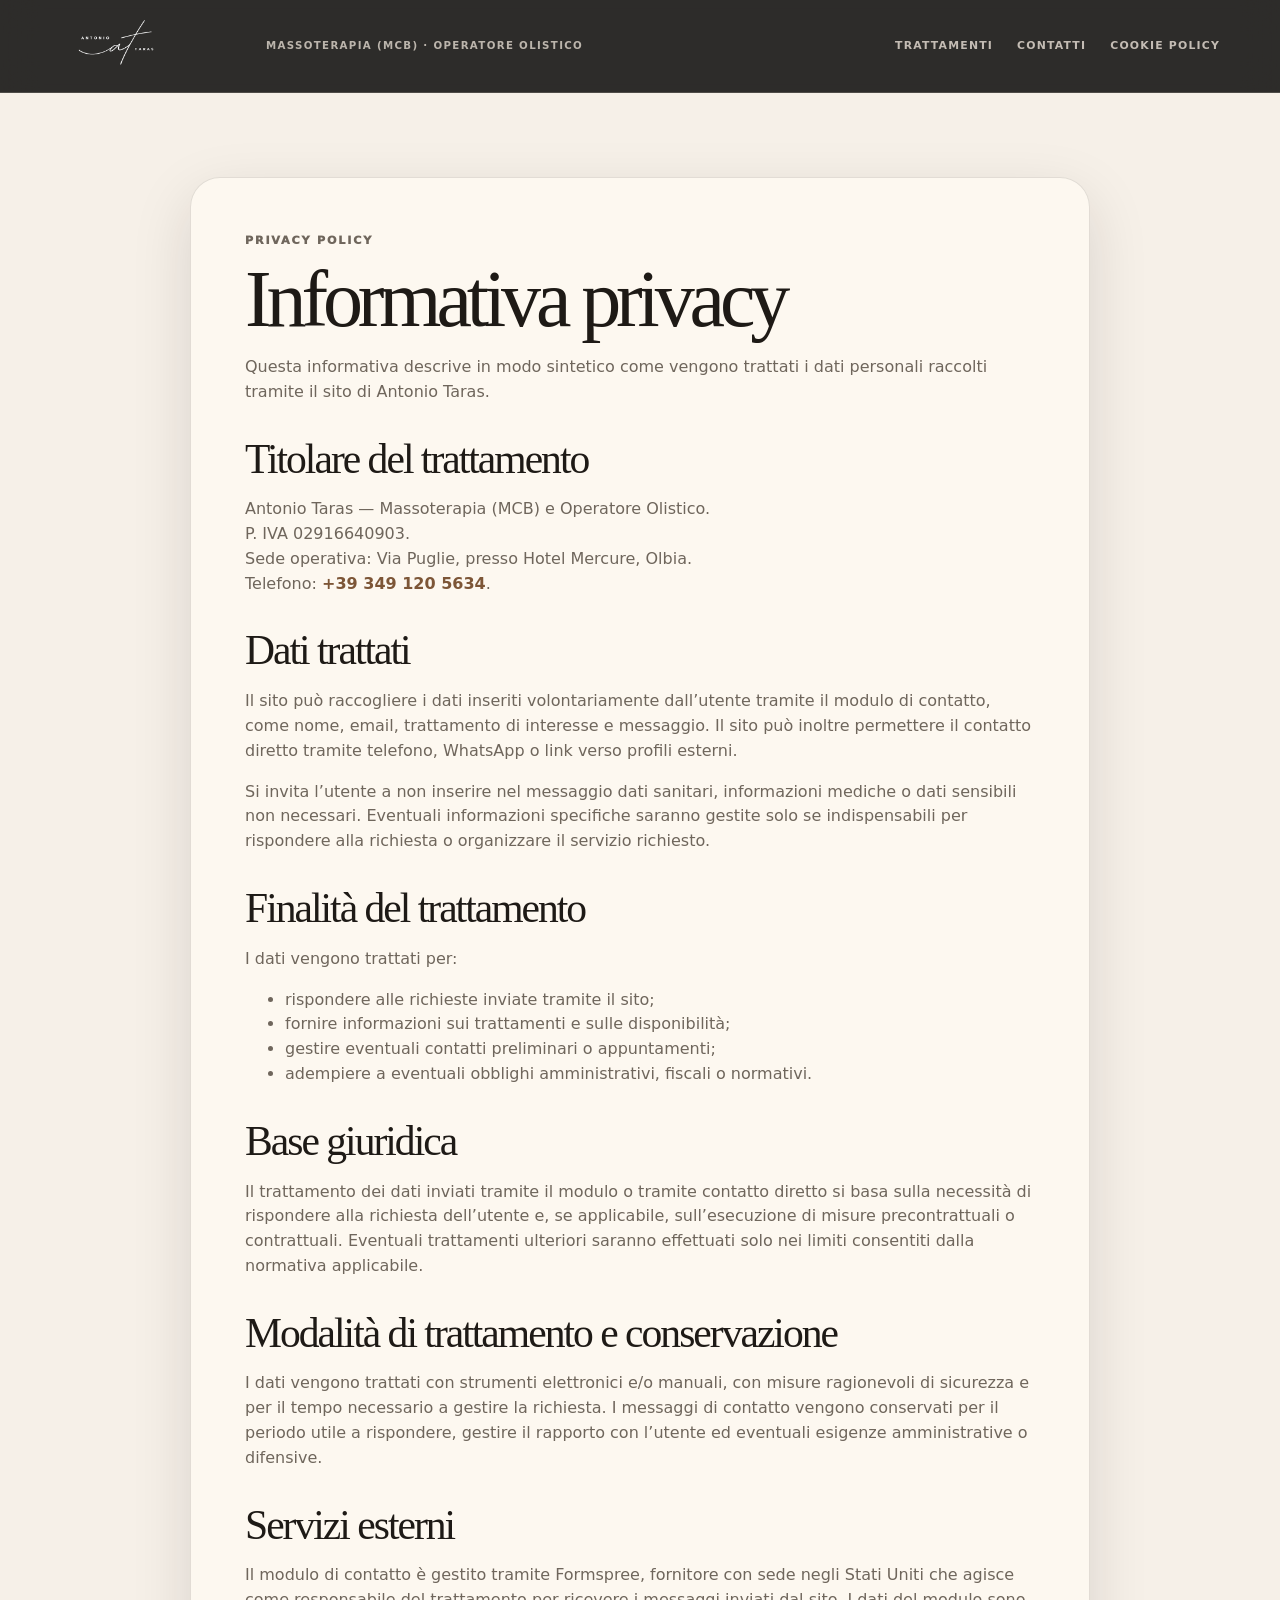
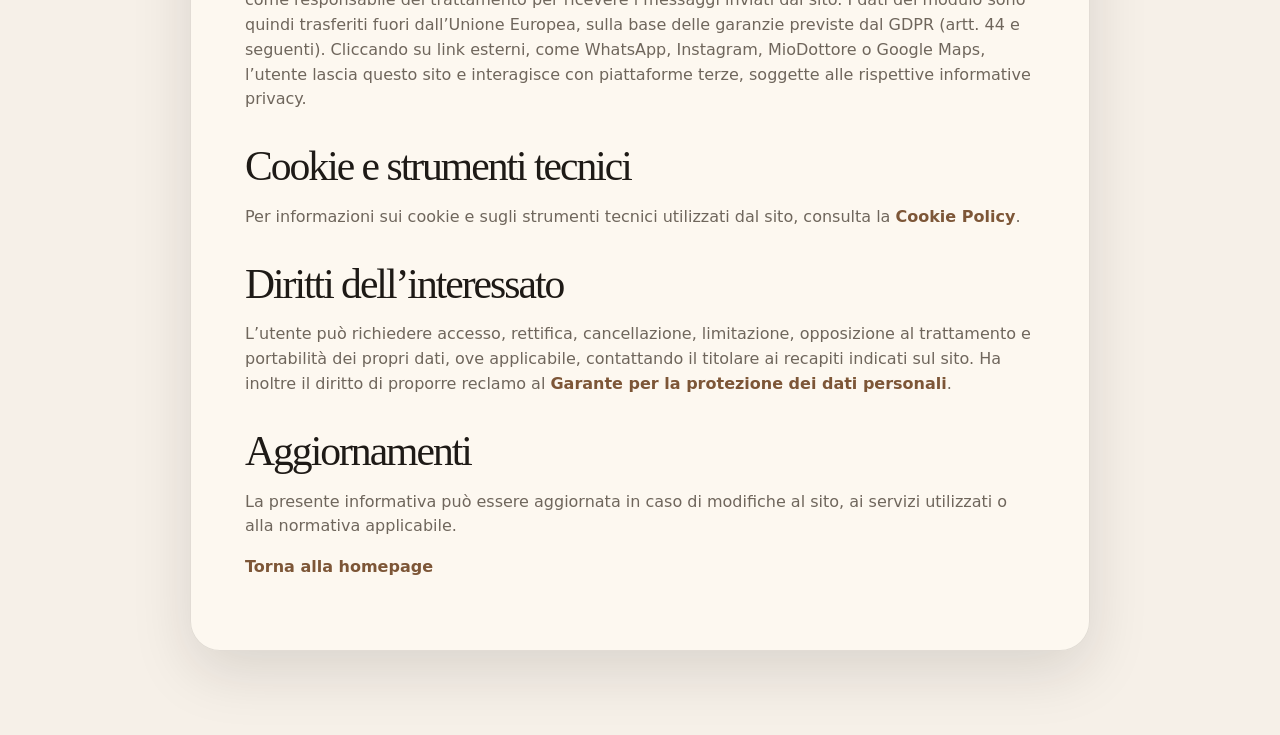
<file: privacy.html>
<!DOCTYPE html>
<html lang="it">
<head>
  <meta charset="UTF-8" />
  <meta name="viewport" content="width=device-width, initial-scale=1.0" />
  <title>Privacy Policy | Antonio Taras</title>
  <meta name="description" content="Privacy Policy del sito Antonio Taras - Massoterapia (MCB) e operatore olistico a Olbia." />
  <link rel="stylesheet" href="styles.css" />
</head>
<body class="privacy-page">
  <header class="site-header">
    <nav class="container navbar" aria-label="Navigazione principale">
      <a class="brand" href="index.html" aria-label="Torna alla homepage">
        <img src="assets/logo-antonio-taras.webp" alt="Antonio Taras" />
        <span>Massoterapia (MCB) · Operatore olistico</span>
      </a>
      <div class="nav-links">
        <a href="index.html#servizi">Trattamenti</a>
        <a href="index.html#contatti">Contatti</a>
        <a href="cookie.html">Cookie Policy</a>
      </div>
    </nav>
  </header>

  <main class="privacy-main">
    <div class="container">
      <article class="privacy-content">
        <p class="eyebrow">Privacy Policy</p>
        <h1>Informativa privacy</h1>
        <p>
          Questa informativa descrive in modo sintetico come vengono trattati i dati personali raccolti tramite il sito di Antonio Taras.
        </p>

        <h2>Titolare del trattamento</h2>
        <p>
          Antonio Taras — Massoterapia (MCB) e Operatore Olistico.<br />
          P. IVA 02916640903.<br />
          Sede operativa: Via Puglie, presso Hotel Mercure, Olbia.<br />
          Telefono: <a href="tel:+393491205634">+39 349 120 5634</a>.
        </p>

        <h2>Dati trattati</h2>
        <p>
          Il sito può raccogliere i dati inseriti volontariamente dall’utente tramite il modulo di contatto, come nome, email, trattamento di interesse e messaggio.
          Il sito può inoltre permettere il contatto diretto tramite telefono, WhatsApp o link verso profili esterni.
        </p>
        <p>
          Si invita l’utente a non inserire nel messaggio dati sanitari, informazioni mediche o dati sensibili non necessari. Eventuali informazioni specifiche saranno gestite solo se indispensabili per rispondere alla richiesta o organizzare il servizio richiesto.
        </p>

        <h2>Finalità del trattamento</h2>
        <p>I dati vengono trattati per:</p>
        <ul>
          <li>rispondere alle richieste inviate tramite il sito;</li>
          <li>fornire informazioni sui trattamenti e sulle disponibilità;</li>
          <li>gestire eventuali contatti preliminari o appuntamenti;</li>
          <li>adempiere a eventuali obblighi amministrativi, fiscali o normativi.</li>
        </ul>

        <h2>Base giuridica</h2>
        <p>
          Il trattamento dei dati inviati tramite il modulo o tramite contatto diretto si basa sulla necessità di rispondere alla richiesta dell’utente e, se applicabile, sull’esecuzione di misure precontrattuali o contrattuali. Eventuali trattamenti ulteriori saranno effettuati solo nei limiti consentiti dalla normativa applicabile.
        </p>

        <h2>Modalità di trattamento e conservazione</h2>
        <p>
          I dati vengono trattati con strumenti elettronici e/o manuali, con misure ragionevoli di sicurezza e per il tempo necessario a gestire la richiesta. I messaggi di contatto vengono conservati per il periodo utile a rispondere, gestire il rapporto con l’utente ed eventuali esigenze amministrative o difensive.
        </p>

        <h2>Servizi esterni</h2>
        <p>
          Il modulo di contatto è gestito tramite Formspree, fornitore con sede negli Stati Uniti che agisce come responsabile del trattamento per ricevere i messaggi inviati dal sito. I dati del modulo sono quindi trasferiti fuori dall’Unione Europea, sulla base delle garanzie previste dal GDPR (artt. 44 e seguenti). Cliccando su link esterni, come WhatsApp, Instagram, MioDottore o Google Maps, l’utente lascia questo sito e interagisce con piattaforme terze, soggette alle rispettive informative privacy.
        </p>

        <h2>Cookie e strumenti tecnici</h2>
        <p>
          Per informazioni sui cookie e sugli strumenti tecnici utilizzati dal sito, consulta la <a href="cookie.html">Cookie Policy</a>.
        </p>

        <h2>Diritti dell’interessato</h2>
        <p>
          L’utente può richiedere accesso, rettifica, cancellazione, limitazione, opposizione al trattamento e portabilità dei propri dati, ove applicabile, contattando il titolare ai recapiti indicati sul sito. Ha inoltre il diritto di proporre reclamo al <a href="https://www.garanteprivacy.it" target="_blank" rel="noopener">Garante per la protezione dei dati personali</a>.
        </p>

        <h2>Aggiornamenti</h2>
        <p>
          La presente informativa può essere aggiornata in caso di modifiche al sito, ai servizi utilizzati o alla normativa applicabile.
        </p>

        <p><a href="index.html">Torna alla homepage</a></p>
      </article>
    </div>
  </main>
</body>
</html>
</file>
<file: styles.css>
/* Antonio Taras — mobile refined update */
:root{--bg:#f6f0e8;--bg-soft:#fffaf3;--text:#1e1a16;--muted:#6f665c;--dark:#12110f;--cream:#f8efe4;--line:rgba(30,26,22,.12);--line-light:rgba(248,239,228,.16);--accent:#a9764d;--accent-strong:#7d5637;--radius-xl:30px;--radius-lg:22px;--shadow:0 20px 60px rgba(30,26,22,.13);--container:1160px;--header:78px}*{box-sizing:border-box}html{scroll-behavior:smooth;scroll-padding-top:var(--header)}body{margin:0;background:radial-gradient(circle at 12% 8%,rgba(169,118,77,.13),transparent 30%),radial-gradient(circle at 90% 2%,rgba(31,95,80,.08),transparent 30%),var(--bg);color:var(--text);font-family:Inter,ui-sans-serif,system-ui,-apple-system,BlinkMacSystemFont,"Segoe UI",sans-serif;line-height:1.55;overflow-x:hidden}body.nav-open{overflow:hidden}img{width:100%;display:block}a{color:inherit;text-decoration:none}button{font:inherit}.container{width:min(100% - 40px,var(--container));margin-inline:auto}.section{padding:88px 0}.site-header{position:sticky;top:0;z-index:50;background:rgba(18,17,15,.88);backdrop-filter:blur(18px);border-bottom:1px solid var(--line-light)}.navbar{min-height:var(--header);display:flex;align-items:center;justify-content:space-between;gap:24px}.brand{display:flex;align-items:center;gap:14px;min-width:0}.brand img{width:132px;max-height:52px;object-fit:contain;object-position:left center}.brand span{color:rgba(248,239,228,.7);text-transform:uppercase;letter-spacing:.13em;font-size:.64rem;font-weight:850;white-space:nowrap}.nav-links{display:flex;align-items:center;gap:24px;color:rgba(248,239,228,.74);text-transform:uppercase;letter-spacing:.11em;font-size:.68rem;font-weight:900}.nav-links a:not(.nav-button):hover{color:var(--cream)}.nav-button{padding:12px 17px;border-radius:999px;background:var(--cream);color:var(--dark)}.nav-toggle{display:none;position:relative;z-index:80;width:44px;height:44px;padding:11px;border:0;background:transparent;cursor:pointer}.nav-toggle span{display:block;height:2px;margin:7px 0;background:var(--cream);transition:transform .22s ease}.eyebrow{margin:0 0 14px;color:var(--accent-strong);text-transform:uppercase;letter-spacing:.16em;font-size:.70rem;font-weight:950}h1,h2,h3,p{margin-top:0}h1{margin-bottom:18px;max-width:760px;font-size:clamp(3.35rem,8.2vw,7.2rem);line-height:.92;letter-spacing:-.064em;font-family:Georgia,"Times New Roman",serif;font-weight:400}h2{margin-bottom:18px;font-size:clamp(2.15rem,4.4vw,4.35rem);line-height:.98;letter-spacing:-.048em;font-family:Georgia,"Times New Roman",serif;font-weight:400}h3{margin-bottom:12px;line-height:1.14;letter-spacing:-.018em}.button{display:inline-flex;align-items:center;justify-content:center;min-height:52px;padding:0 22px;border-radius:999px;border:1px solid transparent;text-transform:uppercase;letter-spacing:.095em;font-size:.74rem;font-weight:950;transition:transform .22s ease,box-shadow .22s ease,border .22s ease}.button:hover{transform:translateY(-2px)}.button-primary{background:var(--dark);color:var(--cream);box-shadow:0 16px 38px rgba(30,26,22,.22)}.button-secondary{background:rgba(255,250,243,.66);border-color:var(--line);color:var(--text)}.button-secondary.dark{color:var(--cream);background:rgba(255,255,255,.06);border-color:rgba(255,255,255,.18)}.hero{min-height:calc(100vh - var(--header));display:flex;align-items:center;padding-top:74px;padding-bottom:94px}.hero-grid{display:grid;grid-template-columns:minmax(0,.92fr) minmax(0,1.08fr);gap:62px;align-items:center}.hero-content{max-width:680px}.hero-lead{color:var(--muted);font-size:clamp(1.02rem,1.7vw,1.22rem);max-width:620px;margin-bottom:30px}.hero-actions{display:flex;flex-wrap:wrap;gap:13px;margin-bottom:30px}.metrics{display:grid;grid-template-columns:repeat(3,1fr);border-top:1px solid var(--line);border-bottom:1px solid var(--line)}.metrics div{padding:16px 16px 16px 0;border-right:1px solid var(--line)}.metrics div:last-child{border-right:0}.metrics strong,.metrics span{display:block}.metrics strong{font-size:1.25rem;color:var(--accent-strong)}.metrics span{color:var(--muted);font-size:.76rem;text-transform:uppercase;letter-spacing:.09em;font-weight:800}.hero-media{position:relative;min-width:0}.hero-image{border-radius:var(--radius-xl);overflow:hidden;box-shadow:var(--shadow);background:var(--dark)}.hero-image img{aspect-ratio:4/4.35;object-fit:cover;object-position:center;filter:saturate(.94) contrast(1.03)}.hero-card{position:absolute;left:-18px;bottom:28px;width:min(330px,calc(100% - 30px));padding:19px;border-radius:22px;background:rgba(255,250,243,.9);backdrop-filter:blur(18px);box-shadow:var(--shadow);border:1px solid rgba(255,250,243,.72)}.hero-card span{display:block;color:var(--accent-strong);text-transform:uppercase;letter-spacing:.12em;font-size:.66rem;font-weight:950;margin-bottom:7px}.hero-card p{margin:0;color:var(--muted);font-weight:650;font-size:.95rem}.about-section{background:var(--dark);color:var(--cream);position:relative}.about-section:before{content:"";position:absolute;inset:0;background:radial-gradient(circle at 20% 10%,rgba(169,118,77,.16),transparent 30%),radial-gradient(circle at 90% 70%,rgba(255,255,255,.045),transparent 26%);pointer-events:none}.about-grid{position:relative;display:grid;grid-template-columns:minmax(0,.86fr) minmax(0,1fr);gap:62px;align-items:center}.about-image{border-radius:var(--radius-xl);overflow:hidden;box-shadow:0 22px 70px rgba(0,0,0,.32)}.about-image img{aspect-ratio:4/4.65;object-fit:cover;object-position:center}.about-copy .eyebrow,.final-copy .eyebrow{color:#d9aa7a}.about-copy p{color:rgba(248,239,228,.76);font-size:1.03rem}blockquote{margin:28px 0 0;padding:23px 0 0;border-top:1px solid rgba(248,239,228,.18);font-family:Georgia,"Times New Roman",serif;font-size:clamp(1.25rem,2.2vw,1.9rem);line-height:1.18;color:var(--cream)}.section-head{max-width:820px;margin-bottom:40px}.section-head.compact{margin-bottom:34px}.section-head p{max-width:720px;color:var(--muted);font-size:1.04rem}.notice{display:grid;grid-template-columns:220px minmax(0,1fr);gap:24px;padding:24px;margin-bottom:24px;border-radius:var(--radius-lg);background:rgba(255,250,243,.74);border:1px solid var(--line)}.notice span{color:var(--accent-strong);text-transform:uppercase;letter-spacing:.13em;font-size:.70rem;font-weight:950}.notice p{margin:0;color:var(--muted)}.service-grid{display:grid;grid-template-columns:repeat(3,minmax(0,1fr));gap:16px}.service-card{min-height:356px;display:flex;flex-direction:column;padding:24px;border-radius:var(--radius-lg);background:rgba(255,250,243,.74);border:1px solid var(--line);box-shadow:0 14px 38px rgba(30,26,22,.075);transition:transform .22s ease,box-shadow .22s ease}.service-card:hover{transform:translateY(-3px);box-shadow:var(--shadow)}.service-number{margin-bottom:22px;color:var(--accent-strong);font-family:Georgia,"Times New Roman",serif;font-size:2.05rem;line-height:1}.service-card p{color:var(--muted);font-size:.98rem}.service-card small{display:block;margin-top:auto;padding-top:16px;border-top:1px solid var(--line);color:var(--accent-strong);font-weight:850}.method-section{padding-top:74px}.method-grid{display:grid;grid-template-columns:minmax(0,.92fr) minmax(0,1.08fr);gap:62px;align-items:center}.method-copy p{color:var(--muted);font-size:1.02rem}.steps{display:grid;gap:16px;margin-top:30px}.step{display:grid;grid-template-columns:44px minmax(0,1fr);gap:16px;padding-bottom:16px;border-bottom:1px solid var(--line)}.step span{width:44px;height:44px;display:grid;place-items:center;border-radius:50%;background:var(--dark);color:var(--cream);font-weight:950}.step p{margin:0}.method-media{border-radius:var(--radius-xl);overflow:hidden;box-shadow:var(--shadow)}.method-media img{aspect-ratio:4/3.35;object-fit:cover;object-position:center}.gallery-section{background:#ebe1d5}.gallery-grid{display:grid;grid-template-columns:1.04fr .78fr .78fr;grid-auto-rows:292px;gap:16px}.gallery-item{margin:0;border-radius:24px;overflow:hidden;box-shadow:0 16px 46px rgba(30,26,22,.11);background:var(--dark)}.gallery-item.large{grid-row:span 2}.gallery-item.wide{grid-column:span 2}.gallery-item img{height:100%;object-fit:cover;object-position:center;transition:transform .55s ease}.gallery-item:hover img{transform:scale(1.035)}.final-section{background:var(--dark);color:var(--cream);overflow:hidden}.final-grid{display:grid;grid-template-columns:minmax(0,1fr) minmax(320px,.72fr);gap:36px;align-items:stretch}.final-copy,.contact-panel{min-width:0;border-radius:var(--radius-xl);background:rgba(255,255,255,.055);border:1px solid rgba(248,239,228,.14);padding:clamp(28px,4.6vw,52px)}.final-copy p{color:rgba(248,239,228,.74);font-size:1.05rem;max-width:660px}.contact-panel{display:grid;align-content:start;overflow-wrap:anywhere;word-break:normal}.contact-panel div{min-width:0;padding:18px 0;border-bottom:1px solid rgba(248,239,228,.14)}.contact-panel div:first-child{padding-top:0}.contact-panel div:last-child{border-bottom:0}.contact-panel span{display:block;margin-bottom:6px;color:#d9aa7a;text-transform:uppercase;letter-spacing:.13em;font-size:.66rem;font-weight:950}.contact-panel a,.contact-panel strong{display:block;max-width:100%;font-size:1.03rem;color:var(--cream);overflow-wrap:anywhere}.whatsapp-float{position:fixed;right:22px;bottom:22px;z-index:45;display:inline-flex;align-items:center;justify-content:center;min-height:50px;padding:0 17px;border-radius:999px;background:#25d366;color:#07110b;font-weight:950;text-transform:uppercase;letter-spacing:.08em;font-size:.70rem;box-shadow:0 16px 42px rgba(30,26,22,.24)}.footer{background:var(--dark);color:rgba(248,239,228,.62);border-top:1px solid rgba(248,239,228,.12);padding:34px 0}.footer-inner{display:flex;justify-content:space-between;gap:24px;align-items:center}.footer img{width:132px;max-height:54px;object-fit:contain;object-position:left center;margin-bottom:6px}.footer p{margin:0;font-size:.84rem}.footer nav{display:flex;gap:19px;flex-wrap:wrap;text-transform:uppercase;letter-spacing:.12em;font-size:.66rem;font-weight:900}.reveal{opacity:0;transform:translateY(22px);transition:opacity .68s ease,transform .68s ease}.reveal.is-visible{opacity:1;transform:none}.delay-1{transition-delay:.08s}.delay-2{transition-delay:.14s}@media(max-width:1040px){.section{padding:78px 0}.hero{min-height:auto;padding-top:68px;padding-bottom:82px}.hero-grid,.about-grid,.method-grid,.final-grid{grid-template-columns:1fr;gap:42px}.hero-media{max-width:660px;margin-inline:auto}.hero-content{max-width:760px}.service-grid{grid-template-columns:repeat(2,minmax(0,1fr))}.gallery-grid{grid-template-columns:1fr 1fr;grid-auto-rows:280px}.gallery-item.large,.gallery-item.wide{grid-column:auto;grid-row:auto}.brand span{display:none}}@media(max-width:760px){:root{--header:70px;--radius-xl:24px;--radius-lg:18px}.container{width:min(100% - 30px,var(--container))}.section{padding:62px 0}.navbar{min-height:var(--header)}.brand img{width:118px;max-height:46px}.nav-toggle{display:block}.nav-open .nav-toggle span:first-child{transform:translateY(4.5px) rotate(45deg)}.nav-open .nav-toggle span:last-child{transform:translateY(-4.5px) rotate(-45deg)}.nav-links{position:fixed;inset:0;z-index:70;min-height:100vh;flex-direction:column;justify-content:center;gap:25px;background:rgba(18,17,15,.97);backdrop-filter:blur(18px);font-size:.95rem;opacity:0;visibility:hidden;transform:translateY(-14px);transition:opacity .24s ease,transform .24s ease,visibility .24s ease}.nav-open .nav-links{opacity:1;visibility:visible;transform:none}.nav-button{padding-inline:22px}.hero{padding-top:48px;padding-bottom:66px}h1{font-size:clamp(3.05rem,17vw,4.65rem);line-height:.96;letter-spacing:-.052em}h2{font-size:clamp(2.05rem,11vw,3.35rem);line-height:1.01;letter-spacing:-.04em}.hero-lead,.section-head p,.about-copy p,.method-copy p,.final-copy p{font-size:1rem}.hero-actions{flex-direction:column;margin-bottom:24px}.button{width:100%;min-height:50px}.metrics{grid-template-columns:1fr}.metrics div{padding:14px 0;border-right:0;border-bottom:1px solid var(--line)}.metrics div:last-child{border-bottom:0}.hero-image img{aspect-ratio:4/3.95}.hero-card{position:static;width:100%;margin-top:12px;padding:17px}.about-image img{aspect-ratio:4/3.75}blockquote{font-size:1.18rem}.notice{grid-template-columns:1fr;gap:10px;padding:20px}.service-grid{grid-template-columns:1fr}.service-card{min-height:auto;padding:22px}.service-number{margin-bottom:16px;font-size:1.85rem}.method-section{padding-top:62px}.step{grid-template-columns:40px 1fr;gap:14px}.step span{width:40px;height:40px}.method-media img{aspect-ratio:4/3.5}.gallery-grid{grid-template-columns:1fr;grid-auto-rows:255px;gap:14px}.final-grid{gap:18px}.final-copy,.contact-panel{width:100%;padding:24px 20px;border-radius:22px}.contact-panel{text-align:left}.contact-panel div{padding:16px 0}.contact-panel a,.contact-panel strong{font-size:.98rem;line-height:1.35}.footer{padding-bottom:88px}.footer-inner{align-items:flex-start;flex-direction:column}.footer img{width:118px}.footer nav{gap:14px}.whatsapp-float{left:15px;right:15px;bottom:14px}}@media(max-width:390px){.container{width:min(100% - 24px,var(--container))}h1{font-size:clamp(2.75rem,16vw,3.8rem)}h2{font-size:clamp(1.9rem,10vw,2.85rem)}.final-copy,.contact-panel,.service-card,.notice{padding-left:18px;padding-right:18px}}

/* Feature update: reviews, prices, FAQ, form, social, cookie */
.reviews-section{background:#ebe1d5}.reviews-grid,.price-grid{display:grid;grid-template-columns:repeat(4,minmax(0,1fr));gap:16px}.review-card,.price-card{min-width:0;border-radius:var(--radius-lg);background:rgba(255,250,243,.78);border:1px solid var(--line);box-shadow:0 14px 38px rgba(30,26,22,.075);padding:24px}.review-card{display:flex;flex-direction:column;gap:16px}.stars{color:var(--accent-strong);letter-spacing:.1em;font-size:.88rem}.review-card p{margin:0;color:var(--muted);display:-webkit-box;-webkit-line-clamp:3;-webkit-box-orient:vertical;overflow:hidden}.review-card footer{margin-top:auto;padding-top:16px;border-top:1px solid var(--line);display:flex;justify-content:space-between;gap:12px}.review-card span{color:var(--accent-strong);text-transform:uppercase;letter-spacing:.11em;font-size:.66rem;font-weight:950}.prices-section{padding-top:82px;background:radial-gradient(circle at 12% 10%,rgba(169,118,77,.11),transparent 30%),var(--bg)}.price-grid{grid-template-columns:repeat(3,minmax(0,1fr))}.price-card{display:flex;flex-direction:column;gap:12px}.price-card h3{min-height:46px;margin-bottom:6px}.price-card p{margin:0;color:var(--muted)}.price-card strong{display:block;color:var(--accent-strong);font-size:1.18rem;margin-bottom:10px}.price-button{margin-top:auto;min-height:46px;display:inline-flex;align-items:center;justify-content:center;border-radius:999px;background:var(--dark);color:var(--cream);text-transform:uppercase;letter-spacing:.1em;font-size:.7rem;font-weight:950}.faq-section{background:var(--bg)}.faq-grid{display:grid;grid-template-columns:minmax(0,.76fr) minmax(0,1fr);gap:46px;align-items:start}.faq-list{display:grid;gap:12px}.faq-item{width:100%;min-width:0;display:grid;grid-template-columns:minmax(0,1fr) auto;gap:14px;text-align:left;border:1px solid var(--line);border-radius:18px;padding:19px 20px;background:rgba(255,250,243,.76);color:var(--text);cursor:pointer}.faq-item span{font-weight:900;line-height:1.28}.faq-item strong{color:var(--accent-strong);font-size:1.28rem;line-height:1;transition:transform .2s ease}.faq-item p{grid-column:1/-1;margin:0;color:var(--muted);max-height:0;opacity:0;overflow:hidden;transition:max-height .25s ease,opacity .25s ease}.faq-item.is-open p{max-height:180px;opacity:1}.faq-item.is-open strong{transform:rotate(45deg)}.contact-form{margin-top:28px;display:grid;grid-template-columns:repeat(2,minmax(0,1fr));gap:14px}.form-row{min-width:0;display:grid;gap:7px}.form-row.full{grid-column:1/-1}.form-row label{color:#d9aa7a;text-transform:uppercase;letter-spacing:.12em;font-size:.64rem;font-weight:950}.form-row input,.form-row select,.form-row textarea{width:100%;min-width:0;border:1px solid rgba(248,239,228,.18);border-radius:14px;padding:13px 14px;background:rgba(255,255,255,.075);color:var(--cream);outline:none}.form-row select option{color:var(--text)}.form-row textarea{resize:vertical}.form-row input:focus,.form-row select:focus,.form-row textarea:focus{border-color:#d9aa7a}.form-submit{grid-column:1/-1;width:fit-content;background:var(--cream);color:var(--dark)}.form-message{grid-column:1/-1;margin:0;color:rgba(248,239,228,.76);font-size:.94rem}.social-links{display:flex;align-items:center;gap:10px}.contact-social{margin-top:18px;padding-top:18px;border-top:1px solid rgba(248,239,228,.14)}.social-links a{width:42px;height:42px;display:grid;place-items:center;border-radius:999px;background:rgba(255,255,255,.07);border:1px solid rgba(248,239,228,.15);color:var(--cream)}.social-links svg{width:19px;height:19px;fill:currentColor}.footer-social{margin-top:10px}.footer-social a{width:36px;height:36px}.cookie-banner{position:fixed;left:18px;right:18px;bottom:18px;z-index:80;max-width:760px;margin-inline:auto;display:none;align-items:center;justify-content:space-between;gap:16px;padding:16px 18px;border-radius:18px;background:rgba(18,17,15,.94);color:var(--cream);border:1px solid rgba(248,239,228,.14);box-shadow:0 18px 50px rgba(0,0,0,.28)}.cookie-banner.is-visible{display:flex}.cookie-banner p{margin:0;color:rgba(248,239,228,.78);font-size:.92rem}.cookie-banner button{flex:0 0 auto;border:0;border-radius:999px;padding:11px 15px;background:var(--cream);color:var(--dark);font-weight:900;cursor:pointer}.privacy-page{background:var(--bg);color:var(--text)}.privacy-main{padding:84px 0}.privacy-content{max-width:900px;margin-inline:auto;padding:clamp(28px,5vw,54px);border-radius:var(--radius-xl);background:rgba(255,250,243,.78);border:1px solid var(--line);box-shadow:var(--shadow)}.privacy-content h1{font-size:clamp(2.6rem,7vw,5rem)}.privacy-content h2{margin-top:34px;font-size:clamp(1.6rem,4vw,2.6rem)}.privacy-content p,.privacy-content li{color:var(--muted)}.privacy-content a{color:var(--accent-strong);font-weight:900}@media (max-width:1040px){.reviews-grid{grid-template-columns:repeat(2,minmax(0,1fr))}.price-grid{grid-template-columns:repeat(2,minmax(0,1fr))}.faq-grid{grid-template-columns:1fr;gap:26px}}@media (max-width:760px){.reviews-grid,.price-grid{grid-template-columns:1fr}.review-card,.price-card{padding:22px}.price-card h3{min-height:auto}.faq-item{padding:17px}.contact-form{grid-template-columns:1fr;gap:12px}.form-submit{width:100%}.cookie-banner{flex-direction:column;align-items:stretch;text-align:left;bottom:78px}.cookie-banner button{width:100%}}


.reviews-source {
  margin-top: 22px;
  display: inline-flex;
  align-items: center;
  color: var(--accent-strong);
  font-weight: 900;
  text-transform: uppercase;
  letter-spacing: 0.10em;
  font-size: 0.70rem;
}


/* Change request refinements */

.treatment-category {
  margin: 34px 0 18px;
  max-width: 760px;
}

.treatment-category h3 {
  margin-bottom: 8px;
  font-family: Georgia, "Times New Roman", serif;
  font-size: clamp(1.9rem, 3vw, 2.9rem);
  line-height: 1;
  letter-spacing: -0.04em;
  font-weight: 400;
}

.treatment-category p {
  color: var(--muted);
  margin-bottom: 0;
}

.olistic-category {
  padding-top: 18px;
  margin-top: 44px;
  border-top: 1px solid var(--line);
}

.service-grid-four {
  grid-template-columns: repeat(4, minmax(0, 1fr));
}

.service-grid-four .service-card {
  min-height: 340px;
}

@media (max-width: 1120px) {
  .service-grid-four {
    grid-template-columns: repeat(2, minmax(0, 1fr));
  }
}

@media (max-width: 760px) {
  .service-grid-four {
    grid-template-columns: 1fr;
  }

  .treatment-category {
    margin-top: 28px;
  }

  .olistic-category {
    margin-top: 34px;
  }
}



/* Final profile photo update */
.about-image img {
  object-position: center top;
}

@media (min-width: 761px) {
  .about-image img {
    aspect-ratio: 4 / 4.8;
  }
}

@media (max-width: 760px) {
  .about-image img {
    aspect-ratio: 4 / 4.4;
    object-position: center 12%;
  }
}


/* Formation and credentials */

.credentials-block {
  margin: 30px 0 0;
  padding-top: 26px;
  border-top: 1px solid rgba(248, 239, 228, 0.18);
}

.credentials-block .eyebrow {
  color: #d9aa7a;
  margin-bottom: 16px;
}

.credentials-grid {
  display: grid;
  grid-template-columns: repeat(2, minmax(0, 1fr));
  gap: 14px;
}

.credential-card {
  min-width: 0;
  display: grid;
  grid-template-columns: 58px minmax(0, 1fr);
  gap: 15px;
  align-items: start;
  padding: 18px;
  border-radius: 18px;
  background: rgba(255, 255, 255, 0.055);
  border: 1px solid rgba(248, 239, 228, 0.14);
}

.credential-icon {
  width: 52px;
  height: 52px;
  display: grid;
  place-items: center;
  border-radius: 14px;
  color: var(--cream);
  background: rgba(255, 255, 255, 0.07);
  border: 1px solid rgba(248, 239, 228, 0.14);
}

.credential-icon svg {
  width: 27px;
  height: 27px;
  fill: currentColor;
  opacity: 0.9;
}

.credential-logo-text {
  color: var(--cream);
  font-family: Georgia, "Times New Roman", serif;
  font-size: 0.88rem;
  line-height: 0.95;
  letter-spacing: -0.02em;
  text-align: center;
}

.credential-card h3 {
  margin: 0 0 6px;
  color: var(--cream);
  font-size: 0.98rem;
  line-height: 1.24;
  letter-spacing: -0.01em;
}

.credential-card p {
  margin: 0 0 8px;
  color: rgba(248, 239, 228, 0.74);
  font-size: 0.92rem;
}

.credential-card small {
  display: block;
  color: #d9aa7a;
  font-size: 0.76rem;
  line-height: 1.35;
  font-weight: 800;
}

.credentials-note {
  margin: 12px 0 0;
  color: rgba(248, 239, 228, 0.58);
  font-size: 0.82rem;
}

@media (max-width: 760px) {
  .credentials-block {
    margin-top: 24px;
    padding-top: 22px;
  }

  .credentials-grid {
    grid-template-columns: 1fr;
  }

  .credential-card {
    grid-template-columns: 52px minmax(0, 1fr);
    padding: 16px;
  }

  .credential-icon {
    width: 46px;
    height: 46px;
    border-radius: 13px;
  }

  .credential-logo-text {
    font-size: 0.78rem;
  }
}


/* Credentials refinement with certificate previews */

.credentials-block {
  margin: 26px 0 0;
  padding-top: 22px;
  border-top: 1px solid rgba(248, 239, 228, 0.16);
}

.credentials-block .eyebrow {
  color: #d9aa7a;
  margin-bottom: 14px;
}

.credentials-grid {
  display: grid;
  grid-template-columns: repeat(2, minmax(0, 1fr));
  gap: 12px;
}

.credential-card {
  min-width: 0;
  display: grid;
  grid-template-columns: 74px minmax(0, 1fr);
  gap: 14px;
  align-items: center;
  padding: 14px;
  border-radius: 16px;
  background: rgba(255, 255, 255, 0.05);
  border: 1px solid rgba(248, 239, 228, 0.13);
}

.credential-thumb {
  width: 74px;
  height: 54px;
  display: block;
  overflow: hidden;
  border-radius: 12px;
  background: rgba(255, 255, 255, 0.07);
  border: 1px solid rgba(248, 239, 228, 0.14);
}

.credential-thumb img {
  width: 100%;
  height: 100%;
  object-fit: cover;
  object-position: center;
  filter: saturate(0.9) contrast(0.98);
  transition: transform 0.25s ease;
}

.credential-thumb:hover img {
  transform: scale(1.05);
}

.credential-card h3 {
  margin: 0 0 4px;
  color: var(--cream);
  font-size: 0.98rem;
  line-height: 1.22;
  letter-spacing: -0.01em;
}

.credential-card p {
  margin: 0 0 6px;
  color: rgba(248, 239, 228, 0.72);
  font-size: 0.88rem;
}

.credential-card small {
  display: block;
  color: #d9aa7a;
  font-size: 0.72rem;
  line-height: 1.32;
  font-weight: 750;
}

.credentials-note {
  margin: 10px 0 0;
  color: rgba(248, 239, 228, 0.56);
  font-size: 0.80rem;
}

@media (max-width: 760px) {
  .credentials-block {
    margin-top: 22px;
    padding-top: 20px;
  }

  .credentials-grid {
    grid-template-columns: 1fr;
  }

  .credential-card {
    grid-template-columns: 68px minmax(0, 1fr);
    padding: 13px;
  }

  .credential-thumb {
    width: 68px;
    height: 50px;
  }

  .credential-card h3 {
    font-size: 0.94rem;
  }

  .credential-card p {
    font-size: 0.84rem;
  }
}


/* Credentials no-physical-certificates refinement */

.credentials-block {
  margin: 24px 0 0;
  padding-top: 22px;
  border-top: 1px solid rgba(248, 239, 228, 0.16);
}

.credentials-block .eyebrow {
  color: #d9aa7a;
  margin-bottom: 14px;
}

.credentials-grid {
  display: grid;
  grid-template-columns: repeat(2, minmax(0, 1fr));
  gap: 12px;
}

.credential-card {
  min-width: 0;
  display: grid;
  grid-template-columns: 48px minmax(0, 1fr);
  gap: 14px;
  align-items: start;
  padding: 16px;
  border-radius: 16px;
  background: rgba(255, 255, 255, 0.045);
  border: 1px solid rgba(248, 239, 228, 0.13);
}

.credential-icon {
  width: 44px;
  height: 44px;
  display: grid;
  place-items: center;
  border-radius: 13px;
  color: #d9aa7a;
  background: rgba(255, 255, 255, 0.055);
  border: 1px solid rgba(248, 239, 228, 0.13);
}

.credential-icon svg {
  width: 24px;
  height: 24px;
  fill: currentColor;
  opacity: 0.92;
}

.credential-thumb {
  display: none;
}

.credential-card h3 {
  margin: 0 0 4px;
  color: var(--cream);
  font-size: 0.98rem;
  line-height: 1.22;
  letter-spacing: -0.01em;
}

.credential-card p {
  margin: 0 0 6px;
  color: rgba(248, 239, 228, 0.72);
  font-size: 0.88rem;
}

.credential-card small {
  display: block;
  color: #d9aa7a;
  font-size: 0.72rem;
  line-height: 1.32;
  font-weight: 750;
}

.credentials-note {
  margin: 10px 0 0;
  color: rgba(248, 239, 228, 0.56);
  font-size: 0.80rem;
}

@media (max-width: 760px) {
  .credentials-block {
    margin-top: 22px;
    padding-top: 20px;
  }

  .credentials-grid {
    grid-template-columns: 1fr;
  }

  .credential-card {
    grid-template-columns: 44px minmax(0, 1fr);
    padding: 14px;
  }

  .credential-card h3 {
    font-size: 0.94rem;
  }

  .credential-card p {
    font-size: 0.84rem;
  }
}
/* Logo readability refinement - current logo image only */

:root {
  --header: 92px;
}

.navbar {
  min-height: var(--header);
}

.brand img {
  width: clamp(180px, 15vw, 240px);
  max-height: 76px;
  object-fit: contain;
  object-position: left center;
}

.footer img {
  width: clamp(160px, 13vw, 210px);
  max-height: 70px;
  object-fit: contain;
  object-position: left center;
}

/* Tablet */
@media (max-width: 1040px) {
  :root {
    --header: 84px;
  }

  .brand img {
    width: 180px;
    max-height: 68px;
  }

  .footer img {
    width: 165px;
    max-height: 64px;
  }
}

/* Mobile */
@media (max-width: 760px) {
  :root {
    --header: 76px;
  }

  .brand img {
    width: 155px;
    max-height: 58px;
  }

  .footer img {
    width: 145px;
    max-height: 56px;
  }
}

/* Very small mobile */
@media (max-width: 390px) {
  .brand img {
    width: 142px;
  }

  .footer img {
    width: 132px;
  }
}
</file>
